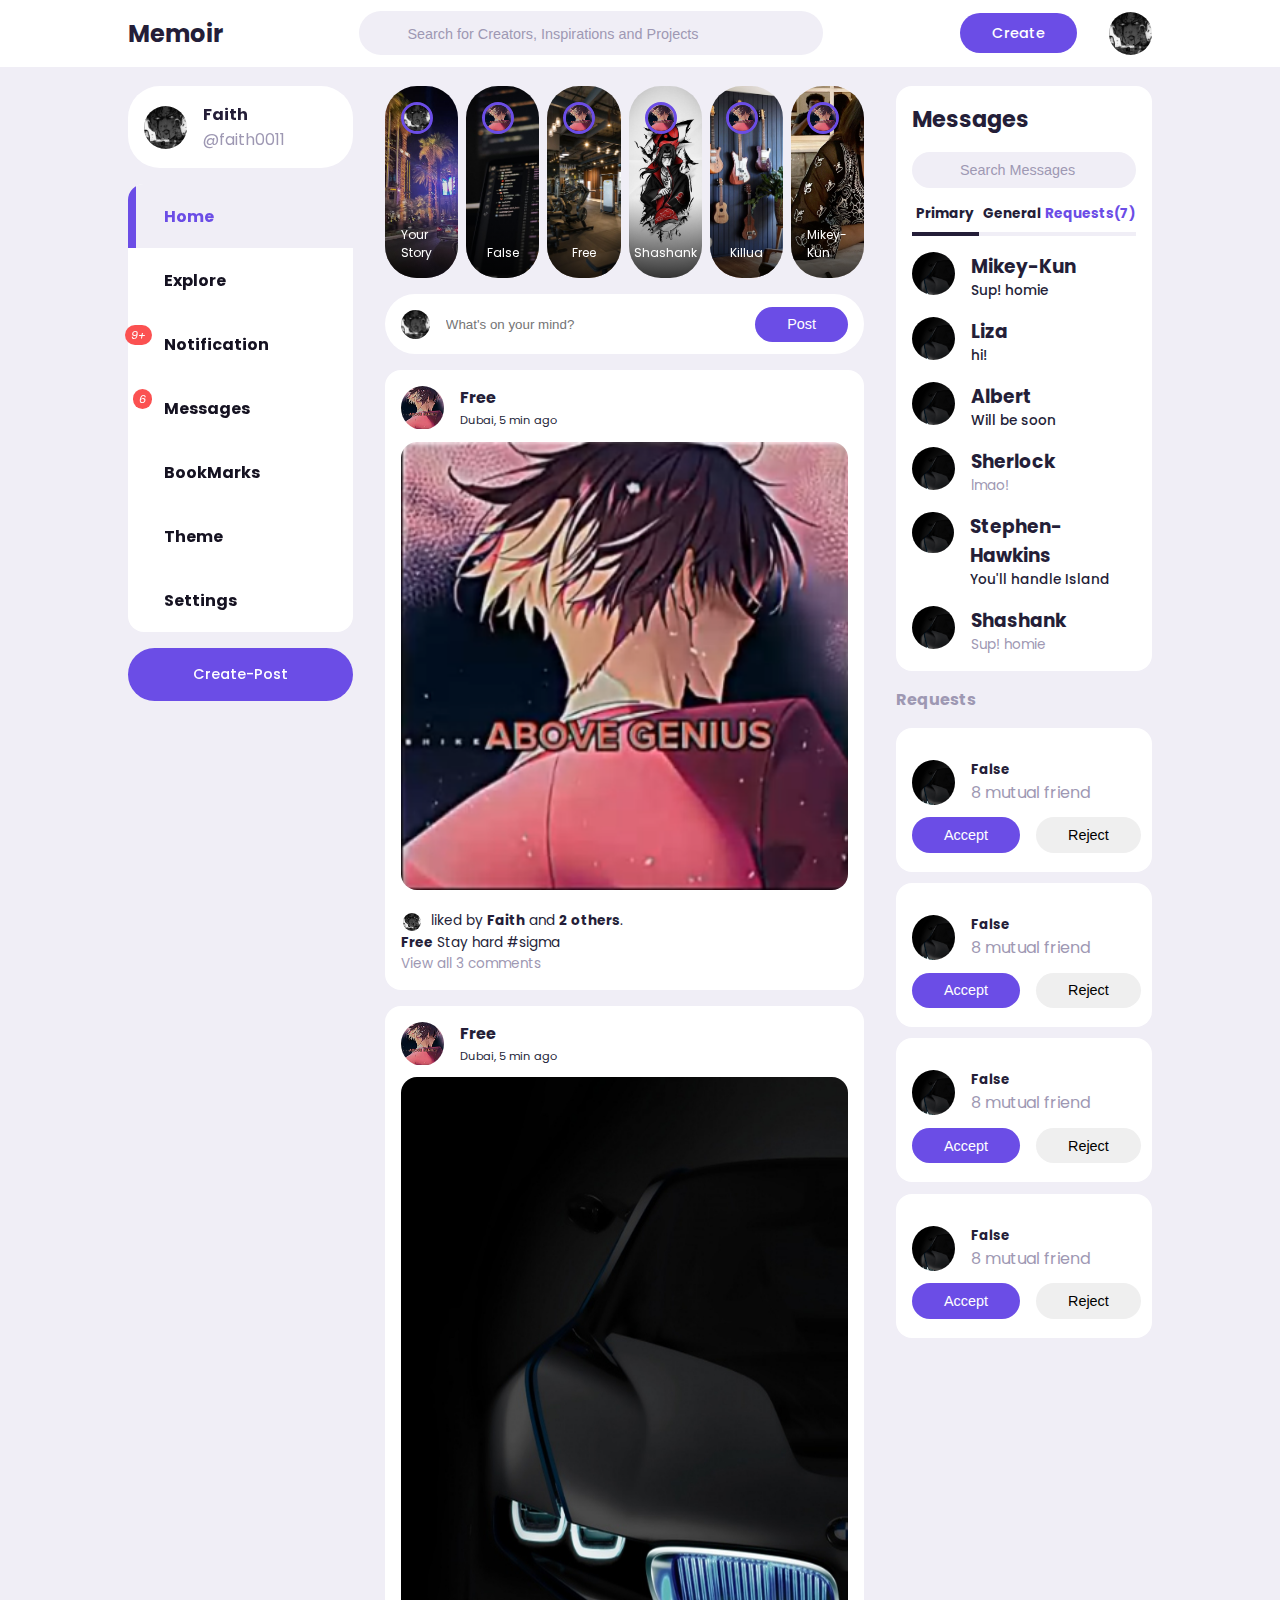
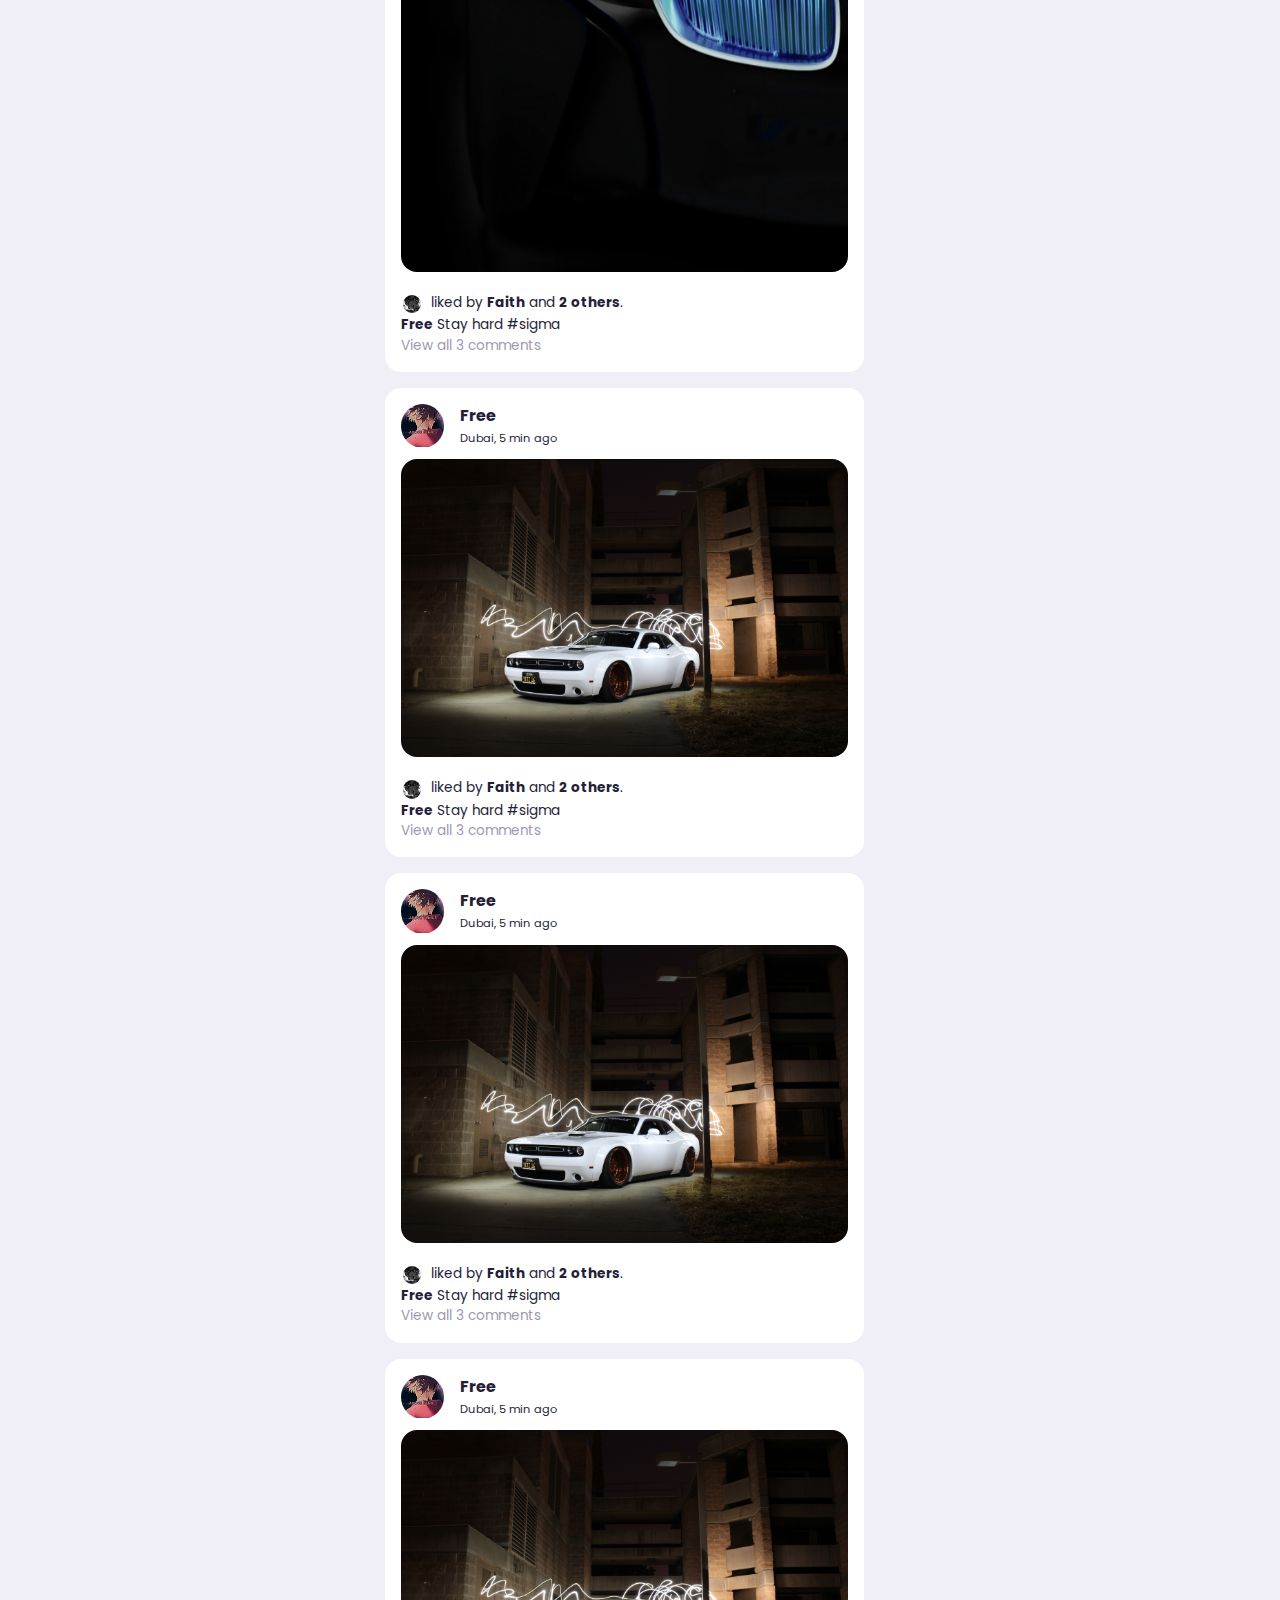
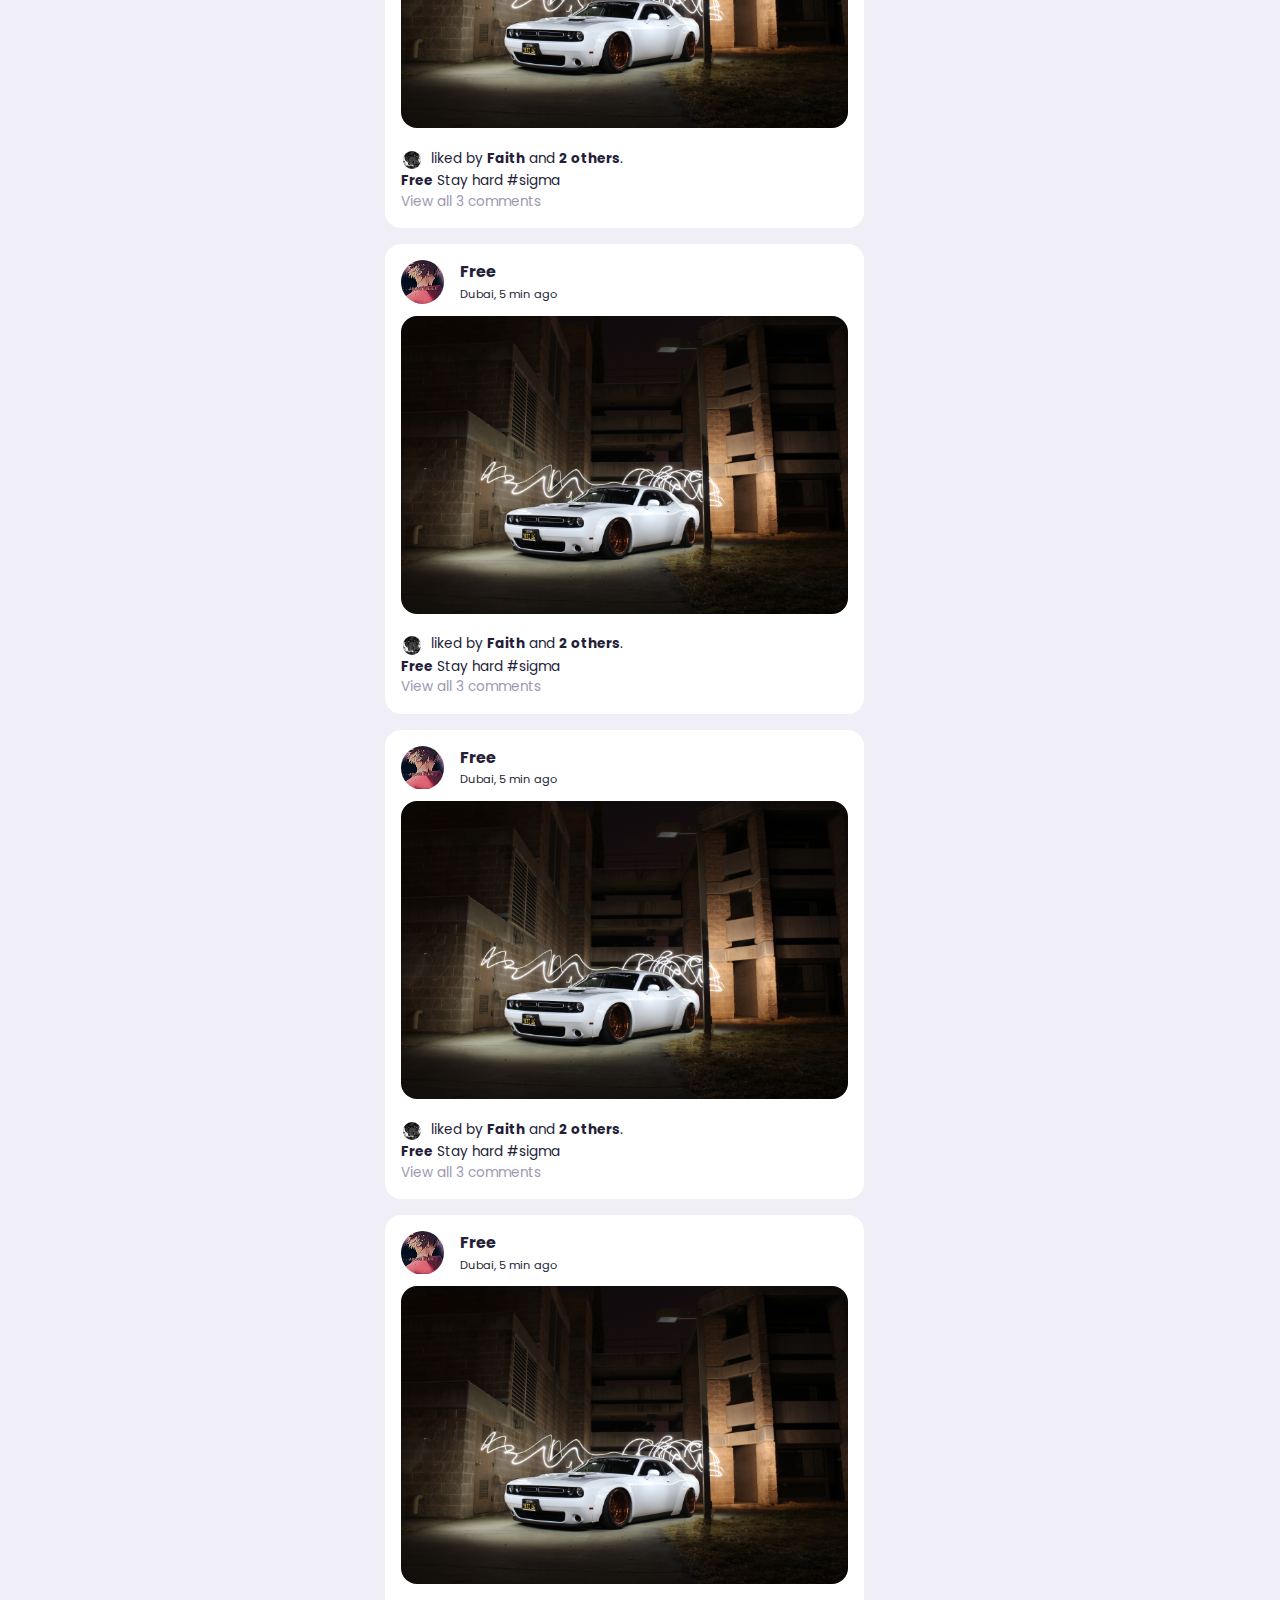
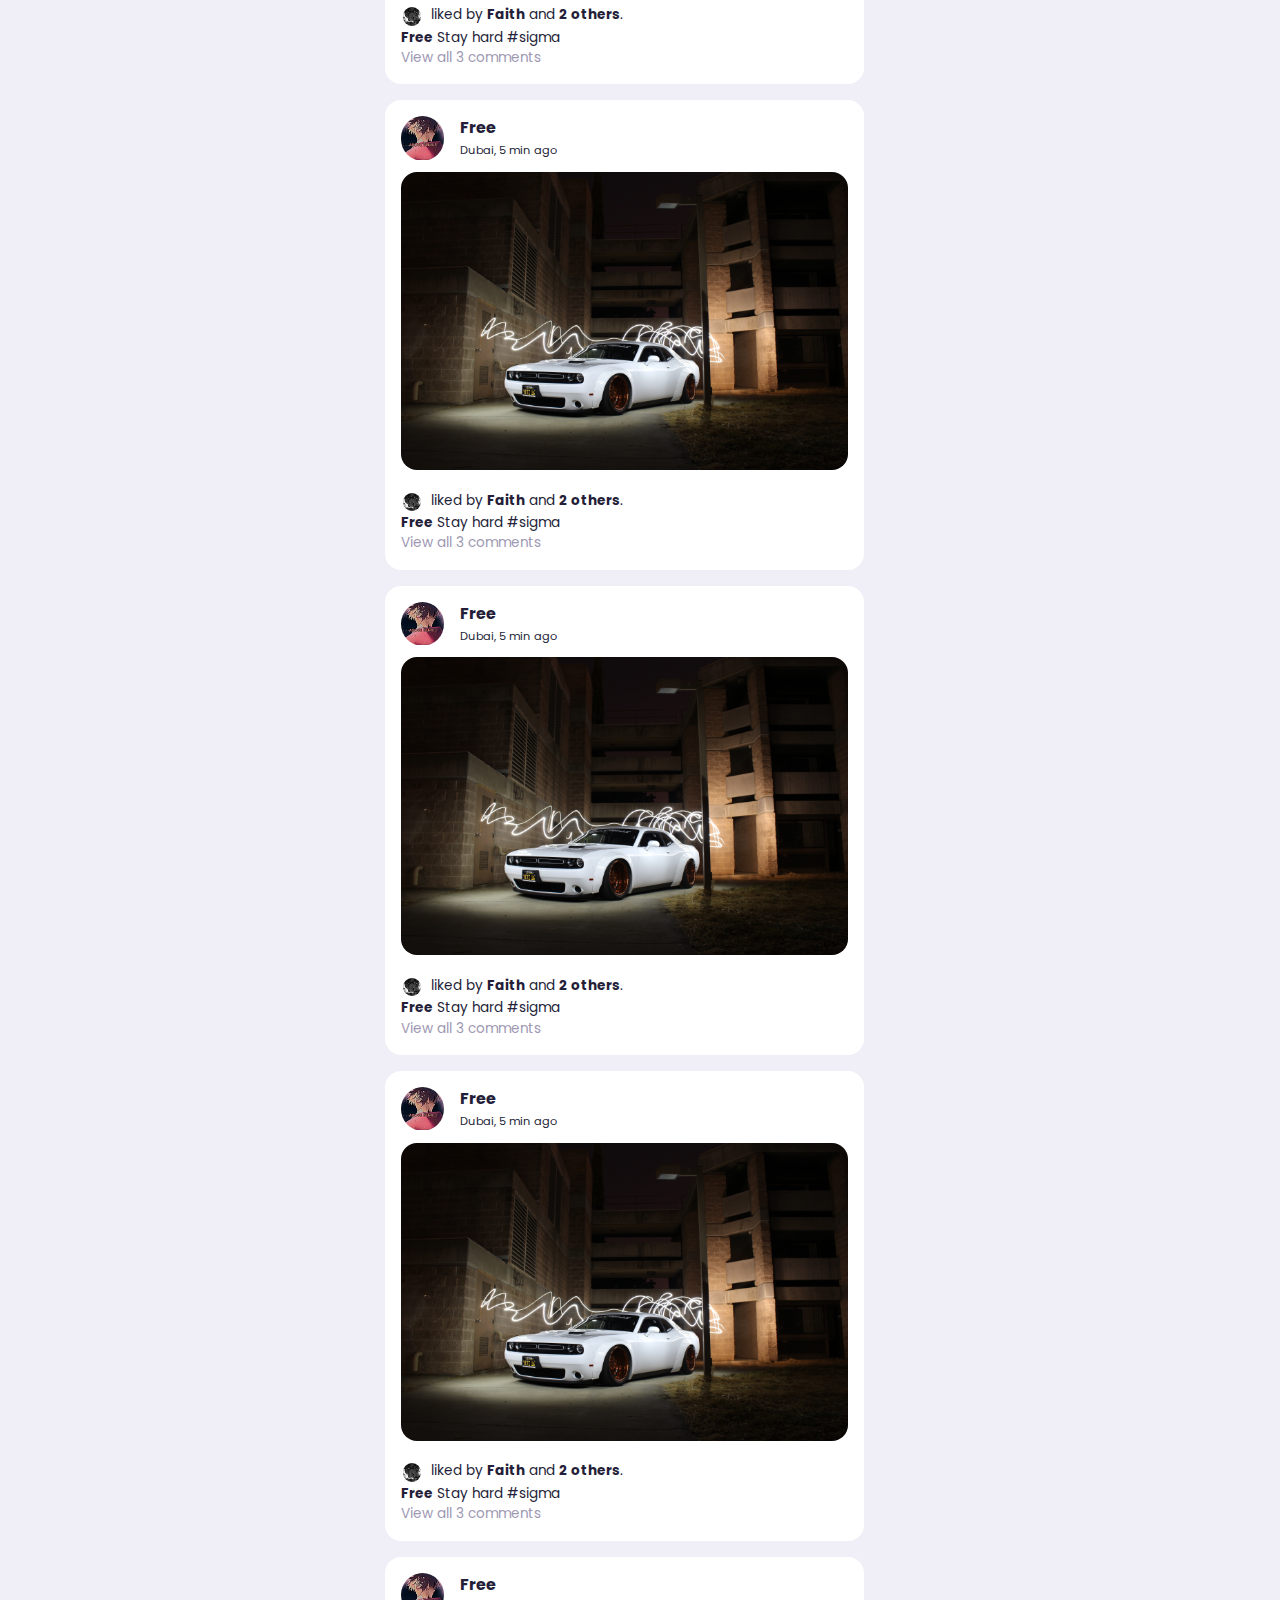
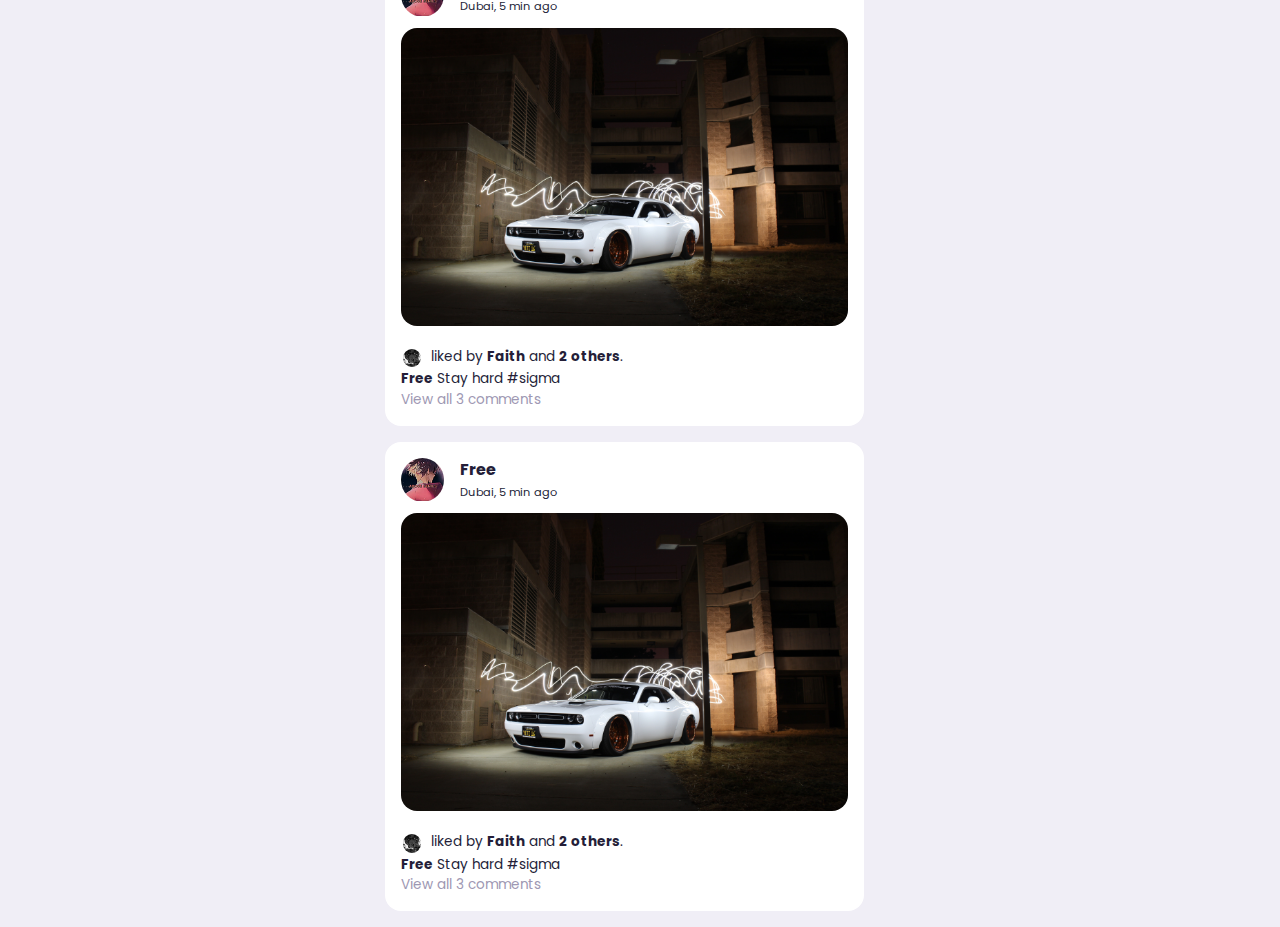
<file: html/index.html>
<!DOCTYPE html>
<html lang="en">
<head>
    <meta charset="UTF-8">
    <meta name="viewport" content="width=device-width, initial-scale=0.79, maximum-scale=1.0, user-scalable=0">

    <title>Memoir</title>
    <link rel="stylesheet" href="https://unicons.iconscout.com/release/v4.0.8/css/line.css">
    <link rel="stylesheet" href="../css/style.css">
</head>
<body id="body">
    <nav id="navbar" onclick="">
        <div class="container">
            <h2 class="log" id="logo">
                Memoir
            </h2>
            <div class="search-bar" id="searchbar">
                <i class="uil uil-search"></i>
                <input type="search" placeholder="Search for Creators, Inspirations and Projects">
            </div>
            <div class="create">
                <label for="create-post" class="btn btn-primary">Create</label>
                <div class="profile-picture">
                    <a href="./html/login_page.html">
                        <img src="./images/profile.png" alt="profile-picture">
                    </a>
                </div>
            </div>
        </div>
    </nav>
    
    <main>
        <div class="container">
            <div class="left">
                <a class="profile" id="profile">
                    <div class="profile-picture">
                        <img src="./images/profile.png" alt="profile-picture">
                    </div>
                    <div class="handle">
                        <h4>Faith</h4>
                        <p class="text-muted">
                            @faith0011
                        </p>
                    </div>
                </a>

                <div class="sidebar" id="sidebar">
                    <a class="menu-item active" onclick="home()" >
                        <span><i class="uil uil-home"></i></span><h3 id="tag1">Home</h3>
                    </a>
                    <a class="menu-item" onclick="explore23()">
                        <span ><i class="uil uil-compass"></i></span><h3 id="tag2">Explore</h3>
                    </a>
                    <a class="menu-item" id="notifications">
                        <span><i class="uil uil-bell"><small class="notification-count">9+</small></i></span><h3 id="tag3">Notification</h3>

                        <div class="notification-popup" id="popup">
                            <div>
                                <div class="profile-photo">
                                    <img class="profile-picture" src="./images/1.jpg" alt="">
                                    <div class="notification-body">
                                        <b>False</b> accepted your friend request.
                                        <small class="text-muted">2 days ago.</small>
                                    </div>
                                </div>
                            </div>
                            <div>
                                <div class="profile-photo">
                                    <img class="profile-picture" src="./images/2.png" alt="">
                                    <div class="notification-body">
                                        <b>False</b> commented on your post.
                                        <small class="text-muted">1 day ago.</small>
                                    </div>
                                </div>
                            </div>
                            <div>
                                <div class="profile-photo">
                                    <img class="profile-picture" src="./images/3.png" alt="">
                                    <div class="notification-body">
                                        <b>False</b> and <b>29 others</b> liked your post.
                                        <small class="text-muted">12 hours ago.</small>
                                    </div>
                                </div>
                            </div>
                            <div>
                                <div class="profile-photo">
                                    <img class="profile-picture" src="./images/4.png" alt="">
                                    <div class="notification-body">
                                        <b>False</b> mentioned you in a comment.
                                        <small class="text-muted">2 min ago.</small>
                                    </div>
                                </div>
                            </div>
                            <div>
                                <div class="profile-photo">
                                    <img class="profile-picture" src="./images/pexels-cesar-perez-733745.jpg" alt="">
                                    <div class="notification-body">
                                        <b>Free</b> reported your comment.
                                        <small class="text-muted">2 min ago.</small>
                                    </div>
                                </div>
                            </div>
                        </div>
                    </a>
                    <a class="menu-item" id="messages-notifications">
                        <span><i class="uil uil-envelope"><small class="notification-count">6</small></i></span><h3 id="tag4">Messages</h3>
                    </a>
                    <a class="menu-item">
                        <span><i class="uil uil-bookmark"></i></span><h3 id="tag5">BookMarks</h3>
                    </a>
                    <a class="menu-item" id="Theme">
                        <span><i class="uil uil-palette"></i></span><h3 id="tag6">Theme</h3>
                    </a>
                    <a class="menu-item" onclick="settings()">
                        <span><i class="uil uil-setting"></i></span><h3 id="tag7">Settings</h3>
                    </a>
                    </div>

                    <label for="create-post" class="btn btn-primary">Create-Post</label>
            </div>
            <div class="middle">
                <div class="stories" id="stories">
                    <div class="story">
                        <div class="profile-picture">
                            <img src="./images/profile.png" alt="">
                        </div>
                        <p class="name">Your Story</p>
                    </div>
                    <div class="story">
                        <div class="profile-picture">
                            <img src="./images/Screenshot 2023-12-25 214137.png" alt="">
                        </div>
                        <p class="name">False</p>
                    </div>
                    <div class="story">
                        <div class="profile-picture">
                            <img src="./images/Screenshot 2023-12-25 214137.png" alt="">
                        </div>
                        <p class="name">Free</p>
                    </div>
                    <div class="story">
                        <div class="profile-picture">
                            <img src="./images/Screenshot 2023-12-25 214137.png" alt="">
                        </div>
                        <p class="name">Shashank</p>
                    </div>
                    <div class="story">
                        <div class="profile-picture">
                            <img src="./images/Screenshot 2023-12-25 214137.png" alt="">
                        </div>
                        <p class="name">Killua</p>
                    </div>
                    <div class="story">
                        <div class="profile-picture">
                            <img src="./images/Screenshot 2023-12-25 214137.png" alt="">
                        </div>
                        <p class="name">Mikey-Kun</p>
                    </div>
                </div>
                <form action="" class="create-post" id="input">
                    <div class="profile-picture">
                        <img src="./images/profile.png" alt="">
                    </div>
                    <input type="text" placeholder="What's on your mind?" id="create-post">
                    <input type="button" value="Post" class="btn btn-primary" onclick="post()">
                </form>

                <div class="feeds">
                    <div class="feed" id="main-content">
                        <div class="head">
                            <div class="user">
                                <div class="profile-picture">
                                    <img src="./images/profile.png" alt="">
                                </div>
                                <div class="info">
                                    <h3>Faith</h3>
                                    <small>India, 5 min ago</small>
                                </div>
                            </div>
                            <span class="edit"><i class="uil uil-ellipsis-h"></i></span>
                        </div>
                        <div class="photo" id="content">
                            <!-- <img src="./images/Screenshot 2023-12-25 214137.png" alt=""> -->
                        </div>
                        <div class="action-button">
                            <div class="interactive-button">
                                <span id="liked1" onclick="liked1()"><i class="uil uil-heart"></i></span>
                                <span><i class="uil uil-comment-dots"></i></span>
                                <span><i class="uil uil-share-alt"></i></span>
                            </div>
                            <div class="bookmark">
                                <span><i class="uil uil-bookmark"></i></span>
                            </div>
                        </div>
                        <div class="liked-by">
                            <span>
                                <img src="./images/Screenshot 2023-12-25 214137.png" alt="">
                                <img src="./images/profile.png" alt="">
                                <img src="./images/profile.png" alt="">
                            </span>
                            <p>liked by <b>Free</b> and <b>2 others</b>.</p>
                        </div>
                        <div class="caption">
                            <p><b>Free</b> Stay hard <span class="hash-tag">#sigma</span></p>
                        </div>
                        <div class="comments text-muted">View all 3 comments</div>
                    </div>
                    <div class="feed" id="feed2">
                        <div class="head">
                            <div class="user">
                                <div class="profile-picture">
                                    <img src="./images/Screenshot 2023-12-25 214137.png" alt="">
                                </div>
                                <div class="info">
                                    <h3>Free</h3>
                                    <small>Dubai, 5 min ago</small>
                                </div>
                            </div>
                            <span class="edit"><i class="uil uil-ellipsis-h"></i></span>
                        </div>
                        <div class="photo">
                            <img src="./images/Screenshot 2023-12-25 214137.png" alt="">
                        </div>
                        <div class="action-button">
                            <div class="interactive-button">
                                <span id="liked4" onclick="liked4()"><i class="uil uil-heart"></i></span>
                                <span><i class="uil uil-comment-dots"></i></span>
                                <span><i class="uil uil-share-alt"></i></span>
                            </div>
                            <div class="bookmark">
                                <span><i class="uil uil-bookmark"></i></span>
                            </div>
                        </div>
                        <div class="liked-by">
                            <span>
                                <img src="./images/profile.png" alt="">
                                <img src="./images/profile.png" alt="">
                                <img src="./images/profile.png" alt="">
                            </span>
                            <p>liked by <b>Faith</b> and <b>2 others</b>.</p>
                        </div>
                        <div class="caption">
                            <p><b>Free</b> Stay hard <span class="hash-tag">#sigma</span></p>
                        </div>
                        <div class="comments text-muted">View all 3 comments</div>
                    </div>
                    <div class="feed" id="feed3">
                        <div class="head">
                            <div class="user">
                                <div class="profile-picture">
                                    <img src="./images/Screenshot 2023-12-25 214137.png" alt="">
                                </div>
                                <div class="info">
                                    <h3>Free</h3>
                                    <small>Dubai, 5 min ago</small>
                                </div>
                            </div>
                            <span class="edit"><i class="uil uil-ellipsis-h"></i></span>
                        </div>
                        <div class="photo">
                            <img src="./images/bmw.jpg" alt="">
                        </div>
                        <div class="action-button">
                            <div class="interactive-button">
                                <span id="liked2" onclick="liked2()"><i class="uil uil-heart"></i></span>
                                <span><i class="uil uil-comment-dots"></i></span>
                                <span><i class="uil uil-share-alt"></i></span>
                            </div>
                            <div class="bookmark">
                                <span><i class="uil uil-bookmark"></i></span>
                            </div>
                        </div>
                        <div class="liked-by">
                            <span>
                                <img src="./images/profile.png" alt="">
                                <img src="./images/profile.png" alt="">
                                <img src="./images/profile.png" alt="">
                            </span>
                            <p>liked by <b>Faith</b> and <b>2 others</b>.</p>
                        </div>
                        <div class="caption">
                            <p><b>Free</b> Stay hard <span class="hash-tag">#sigma</span></p>
                        </div>
                        <div class="comments text-muted">View all 3 comments</div>
                    </div>

                    <div class="feed" id="feed4">
                        <div class="head">
                            <div class="user">
                                <div class="profile-picture">
                                    <img src="./images/Screenshot 2023-12-25 214137.png" alt="">
                                </div>
                                <div class="info">
                                    <h3>Free</h3>
                                    <small>Dubai, 5 min ago</small>
                                </div>
                            </div>
                            <span class="edit"><i class="uil uil-ellipsis-h"></i></span>
                        </div>
                        <div class="photo">
                            <img src="./images/pexels-cesar-perez-733745.jpg" alt="">
                        </div>
                        <div class="action-button">
                            <div class="interactive-button">
                                <span id="liked3" onclick="liked3()"><i class="uil uil-heart"></i></span>
                                <span><i class="uil uil-comment-dots"></i></span>
                                <span><i class="uil uil-share-alt"></i></span>
                            </div>
                            <div class="bookmark">
                                <span><i class="uil uil-bookmark"></i></span>
                            </div>
                        </div>
                        <div class="liked-by">
                            <span>
                                <img src="./images/profile.png" alt="">
                                <img src="./images/profile.png" alt="">
                                <img src="./images/profile.png" alt="">
                            </span>
                            <p>liked by <b>Faith</b> and <b>2 others</b>.</p>
                        </div>
                        <div class="caption">
                            <p><b>Free</b> Stay hard <span class="hash-tag">#sigma</span></p>
                        </div>
                        <div class="comments text-muted">View all 3 comments</div>
                    </div>
                    <div class="feed" id="feed5">
                        <div class="head">
                            <div class="user">
                                <div class="profile-picture">
                                    <img src="./images/Screenshot 2023-12-25 214137.png" alt="">
                                </div>
                                <div class="info">
                                    <h3>Free</h3>
                                    <small>Dubai, 5 min ago</small>
                                </div>
                            </div>
                            <span class="edit"><i class="uil uil-ellipsis-h"></i></span>
                        </div>
                        <div class="photo">
                            <img src="./images/pexels-cesar-perez-733745.jpg" alt="">
                        </div>
                        <div class="action-button">
                            <div class="interactive-button">
                                <span id="liked5" onclick="liked5()"><i class="uil uil-heart"></i></span>
                                <span><i class="uil uil-comment-dots"></i></span>
                                <span><i class="uil uil-share-alt"></i></span>
                            </div>
                            <div class="bookmark">
                                <span><i class="uil uil-bookmark"></i></span>
                            </div>
                        </div>
                        <div class="liked-by">
                            <span>
                                <img src="./images/profile.png" alt="">
                                <img src="./images/profile.png" alt="">
                                <img src="./images/profile.png" alt="">
                            </span>
                            <p>liked by <b>Faith</b> and <b>2 others</b>.</p>
                        </div>
                        <div class="caption">
                            <p><b>Free</b> Stay hard <span class="hash-tag">#sigma</span></p>
                        </div>
                        <div class="comments text-muted">View all 3 comments</div>
                    </div>
                    <div class="feed" id="feed6">
                        <div class="head">
                            <div class="user">
                                <div class="profile-picture">
                                    <img src="./images/Screenshot 2023-12-25 214137.png" alt="">
                                </div>
                                <div class="info">
                                    <h3>Free</h3>
                                    <small>Dubai, 5 min ago</small>
                                </div>
                            </div>
                            <span class="edit"><i class="uil uil-ellipsis-h"></i></span>
                        </div>
                        <div class="photo">
                            <img src="./images/pexels-cesar-perez-733745.jpg" alt="">
                        </div>
                        <div class="action-button">
                            <div class="interactive-button">
                                <span id="liked6" onclick="liked6()"><i class="uil uil-heart"></i></span>
                                <span><i class="uil uil-comment-dots"></i></span>
                                <span><i class="uil uil-share-alt"></i></span>
                            </div>
                            <div class="bookmark">
                                <span><i class="uil uil-bookmark"></i></span>
                            </div>
                        </div>
                        <div class="liked-by">
                            <span>
                                <img src="./images/profile.png" alt="">
                                <img src="./images/profile.png" alt="">
                                <img src="./images/profile.png" alt="">
                            </span>
                            <p>liked by <b>Faith</b> and <b>2 others</b>.</p>
                        </div>
                        <div class="caption">
                            <p><b>Free</b> Stay hard <span class="hash-tag">#sigma</span></p>
                        </div>
                        <div class="comments text-muted">View all 3 comments</div>
                    </div>
                    <div class="feed" id="feed7">
                        <div class="head">
                            <div class="user">
                                <div class="profile-picture">
                                    <img src="./images/Screenshot 2023-12-25 214137.png" alt="">
                                </div>
                                <div class="info">
                                    <h3>Free</h3>
                                    <small>Dubai, 5 min ago</small>
                                </div>
                            </div>
                            <span class="edit"><i class="uil uil-ellipsis-h"></i></span>
                        </div>
                        <div class="photo">
                            <img src="./images/pexels-cesar-perez-733745.jpg" alt="">
                        </div>
                        <div class="action-button">
                            <div class="interactive-button">
                                <span id="liked7" onclick="liked7()"><i class="uil uil-heart"></i></span>
                                <span><i class="uil uil-comment-dots"></i></span>
                                <span><i class="uil uil-share-alt"></i></span>
                            </div>
                            <div class="bookmark">
                                <span><i class="uil uil-bookmark"></i></span>
                            </div>
                        </div>
                        <div class="liked-by">
                            <span>
                                <img src="./images/profile.png" alt="">
                                <img src="./images/profile.png" alt="">
                                <img src="./images/profile.png" alt="">
                            </span>
                            <p>liked by <b>Faith</b> and <b>2 others</b>.</p>
                        </div>
                        <div class="caption">
                            <p><b>Free</b> Stay hard <span class="hash-tag">#sigma</span></p>
                        </div>
                        <div class="comments text-muted">View all 3 comments</div>
                    </div>
                    <div class="feed" id="feed8">
                        <div class="head">
                            <div class="user">
                                <div class="profile-picture">
                                    <img src="./images/Screenshot 2023-12-25 214137.png" alt="">
                                </div>
                                <div class="info">
                                    <h3>Free</h3>
                                    <small>Dubai, 5 min ago</small>
                                </div>
                            </div>
                            <span class="edit"><i class="uil uil-ellipsis-h"></i></span>
                        </div>
                        <div class="photo">
                            <img src="./images/pexels-cesar-perez-733745.jpg" alt="">
                        </div>
                        <div class="action-button">
                            <div class="interactive-button">
                                <span id="liked8" onclick="liked8()"><i class="uil uil-heart"></i></span>
                                <span><i class="uil uil-comment-dots"></i></span>
                                <span><i class="uil uil-share-alt"></i></span>
                            </div>
                            <div class="bookmark">
                                <span><i class="uil uil-bookmark"></i></span>
                            </div>
                        </div>
                        <div class="liked-by">
                            <span>
                                <img src="./images/profile.png" alt="">
                                <img src="./images/profile.png" alt="">
                                <img src="./images/profile.png" alt="">
                            </span>
                            <p>liked by <b>Faith</b> and <b>2 others</b>.</p>
                        </div>
                        <div class="caption">
                            <p><b>Free</b> Stay hard <span class="hash-tag">#sigma</span></p>
                        </div>
                        <div class="comments text-muted">View all 3 comments</div>
                    </div>
                    <div class="feed" id="feed9">
                        <div class="head">
                            <div class="user">
                                <div class="profile-picture">
                                    <img src="./images/Screenshot 2023-12-25 214137.png" alt="">
                                </div>
                                <div class="info">
                                    <h3>Free</h3>
                                    <small>Dubai, 5 min ago</small>
                                </div>
                            </div>
                            <span class="edit"><i class="uil uil-ellipsis-h"></i></span>
                        </div>
                        <div class="photo">
                            <img src="./images/pexels-cesar-perez-733745.jpg" alt="">
                        </div>
                        <div class="action-button">
                            <div class="interactive-button">
                                <span id="liked9" onclick="liked9()"><i class="uil uil-heart"></i></span>
                                <span><i class="uil uil-comment-dots"></i></span>
                                <span><i class="uil uil-share-alt"></i></span>
                            </div>
                            <div class="bookmark">
                                <span><i class="uil uil-bookmark"></i></span>
                            </div>
                        </div>
                        <div class="liked-by">
                            <span>
                                <img src="./images/profile.png" alt="">
                                <img src="./images/profile.png" alt="">
                                <img src="./images/profile.png" alt="">
                            </span>
                            <p>liked by <b>Faith</b> and <b>2 others</b>.</p>
                        </div>
                        <div class="caption">
                            <p><b>Free</b> Stay hard <span class="hash-tag">#sigma</span></p>
                        </div>
                        <div class="comments text-muted">View all 3 comments</div>
                    </div>
                    <div class="feed" id="feed10"> 
                        <div class="head">
                            <div class="user">
                                <div class="profile-picture">
                                    <img src="./images/Screenshot 2023-12-25 214137.png" alt="">
                                </div>
                                <div class="info">
                                    <h3>Free</h3>
                                    <small>Dubai, 5 min ago</small>
                                </div>
                            </div>
                            <span class="edit"><i class="uil uil-ellipsis-h"></i></span>
                        </div>
                        <div class="photo">
                            <img src="./images/pexels-cesar-perez-733745.jpg" alt="">
                        </div>
                        <div class="action-button">
                            <div class="interactive-button">
                                <span id="liked10" onclick="liked10()"><i class="uil uil-heart"></i></span>
                                <span><i class="uil uil-comment-dots"></i></span>
                                <span><i class="uil uil-share-alt"></i></span>
                            </div>
                            <div class="bookmark">
                                <span><i class="uil uil-bookmark"></i></span>
                            </div>
                        </div>
                        <div class="liked-by">
                            <span>
                                <img src="./images/profile.png" alt="">
                                <img src="./images/profile.png" alt="">
                                <img src="./images/profile.png" alt="">
                            </span>
                            <p>liked by <b>Faith</b> and <b>2 others</b>.</p>
                        </div>
                        <div class="caption">
                            <p><b>Free</b> Stay hard <span class="hash-tag">#sigma</span></p>
                        </div>
                        <div class="comments text-muted">View all 3 comments</div>
                    </div>
                    <div class="feed" id="feed11">
                        <div class="head">
                            <div class="user">
                                <div class="profile-picture">
                                    <img src="./images/Screenshot 2023-12-25 214137.png" alt="">
                                </div>
                                <div class="info">
                                    <h3>Free</h3>
                                    <small>Dubai, 5 min ago</small>
                                </div>
                            </div>
                            <span class="edit"><i class="uil uil-ellipsis-h"></i></span>
                        </div>
                        <div class="photo">
                            <img src="./images/pexels-cesar-perez-733745.jpg" alt="">
                        </div>
                        <div class="action-button">
                            <div class="interactive-button">
                                <span id="liked11" onclick="liked11()"><i class="uil uil-heart"></i></span>
                                <span><i class="uil uil-comment-dots"></i></span>
                                <span><i class="uil uil-share-alt"></i></span>
                            </div>
                            <div class="bookmark">
                                <span><i class="uil uil-bookmark"></i></span>
                            </div>
                        </div>
                        <div class="liked-by">
                            <span>
                                <img src="./images/profile.png" alt="">
                                <img src="./images/profile.png" alt="">
                                <img src="./images/profile.png" alt="">
                            </span>
                            <p>liked by <b>Faith</b> and <b>2 others</b>.</p>
                        </div>
                        <div class="caption">
                            <p><b>Free</b> Stay hard <span class="hash-tag">#sigma</span></p>
                        </div>
                        <div class="comments text-muted">View all 3 comments</div>
                    </div>
                    <div class="feed" id="feed12">
                        <div class="head">
                            <div class="user">
                                <div class="profile-picture">
                                    <img src="./images/Screenshot 2023-12-25 214137.png" alt="">
                                </div>
                                <div class="info">
                                    <h3>Free</h3>
                                    <small>Dubai, 5 min ago</small>
                                </div>
                            </div>
                            <span class="edit"><i class="uil uil-ellipsis-h"></i></span>
                        </div>
                        <div class="photo">
                            <img src="./images/pexels-cesar-perez-733745.jpg" alt="">
                        </div>
                        <div class="action-button">
                            <div class="interactive-button">
                                <span id="liked12" onclick="liked12()"><i class="uil uil-heart"></i></span>
                                <span><i class="uil uil-comment-dots"></i></span>
                                <span><i class="uil uil-share-alt"></i></span>
                            </div>
                            <div class="bookmark">
                                <span><i class="uil uil-bookmark"></i></span>
                            </div>
                        </div>
                        <div class="liked-by">
                            <span>
                                <img src="./images/profile.png" alt="">
                                <img src="./images/profile.png" alt="">
                                <img src="./images/profile.png" alt="">
                            </span>
                            <p>liked by <b>Faith</b> and <b>2 others</b>.</p>
                        </div>
                        <div class="caption">
                            <p><b>Free</b> Stay hard <span class="hash-tag">#sigma</span></p>
                        </div>
                        <div class="comments text-muted">View all 3 comments</div>
                    </div>
                    <div class="feed" id="feed13">
                        <div class="head">
                            <div class="user">
                                <div class="profile-picture">
                                    <img src="./images/Screenshot 2023-12-25 214137.png" alt="">
                                </div>
                                <div class="info">
                                    <h3>Free</h3>
                                    <small>Dubai, 5 min ago</small>
                                </div>
                            </div>
                            <span class="edit"><i class="uil uil-ellipsis-h"></i></span>
                        </div>
                        <div class="photo">
                            <img src="./images/pexels-cesar-perez-733745.jpg" alt="">
                        </div>
                        <div class="action-button">
                            <div class="interactive-button">
                                <span id="liked13" onclick="liked13()"><i class="uil uil-heart"></i></span>
                                <span><i class="uil uil-comment-dots"></i></span>
                                <span><i class="uil uil-share-alt"></i></span>
                            </div>
                            <div class="bookmark">
                                <span><i class="uil uil-bookmark"></i></span>
                            </div>
                        </div>
                        <div class="liked-by">
                            <span>
                                <img src="./images/profile.png" alt="">
                                <img src="./images/profile.png" alt="">
                                <img src="./images/profile.png" alt="">
                            </span>
                            <p>liked by <b>Faith</b> and <b>2 others</b>.</p>
                        </div>
                        <div class="caption">
                            <p><b>Free</b> Stay hard <span class="hash-tag">#sigma</span></p>
                        </div>
                        <div class="comments text-muted">View all 3 comments</div>
                    </div>
                    <div class="feed" id="feed14">
                        <div class="head">
                            <div class="user">
                                <div class="profile-picture">
                                    <img src="./images/Screenshot 2023-12-25 214137.png" alt="">
                                </div>
                                <div class="info">
                                    <h3>Free</h3>
                                    <small>Dubai, 5 min ago</small>
                                </div>
                            </div>
                            <span class="edit"><i class="uil uil-ellipsis-h"></i></span>
                        </div>
                        <div class="photo">
                            <img src="./images/pexels-cesar-perez-733745.jpg" alt="">
                        </div>
                        <div class="action-button">
                            <div class="interactive-button">
                                <span id="liked14" onclick="liked14()"><i class="uil uil-heart"></i></span>
                                <span><i class="uil uil-comment-dots"></i></span>
                                <span><i class="uil uil-share-alt"></i></span>
                            </div>
                            <div class="bookmark">
                                <span><i class="uil uil-bookmark"></i></span>
                            </div>
                        </div>
                        <div class="liked-by">
                            <span>
                                <img src="./images/profile.png" alt="">
                                <img src="./images/profile.png" alt="">
                                <img src="./images/profile.png" alt="">
                            </span>
                            <p>liked by <b>Faith</b> and <b>2 others</b>.</p>
                        </div>
                        <div class="caption">
                            <p><b>Free</b> Stay hard <span class="hash-tag">#sigma</span></p>
                        </div>
                        <div class="comments text-muted">View all 3 comments</div>
                    </div>
                </div>
            </div>
            <div class="right">
                <div class="messages" id="right">
                    <div class="heading">
                        <h4>Messages</h4>
                        <i class="uil uil-edit"></i>
                    </div>
                    <div class="search-bar" id="searchbar1">
                        <i class="uil uil-search"></i>
                        <input type="search" id="search-message" placeholder="Search Messages">
                    </div>
                    <div class="categories">
                        <h6 id="primary" class="active" onclick="primary()">Primary</h6>
                        <h6 id="general" onclick="general()">General</h6>
                        <h6 id="request" class="message-requests" onclick="requests()">Requests(7)</h6>
                    </div>
                    <div id="msgs">
                        <div class="message">
                            <div class="profile-picture">
                                <img src="./images/bmw.jpg" alt="">
                            </div>
                            <div class="message-body">
                                <h5>Mikey-Kun</h5>
                                <p class="text-bold">Sup! homie</p>
                            </div>
                        </div>
                        <div class="message">
                            <div class="profile-picture">
                                <img src="./images/bmw.jpg" alt="">
                            </div>
                            <div class="message-body">
                                <h5>Liza</h5>
                                <p class="text-bold">hi!</p>
                            </div>
                        </div>
                        <div class="message">
                            <div class="profile-picture">
                                <img src="./images/bmw.jpg" alt="">
                            </div>
                            <div class="message-body">
                                <h5>Albert</h5>
                                <p class="text-bold">Will be soon</p>
                            </div>
                        </div>
                        <div class="message">
                            <div class="profile-picture">
                                <img src="./images/bmw.jpg" alt="">
                            </div>
                            <div class="message-bold">
                                <h5>Sherlock</h5>
                                <p class="text-muted">lmao!</p>
                            </div>
                        </div>
                        <div class="message">
                            <div class="profile-picture">
                                <img src="./images/bmw.jpg" alt="">
                            </div>
                            <div class="message-body">
                                <h5>Stephen-Hawkins</h5>
                                <p class="text-bold">You'll handle Island</p>
                            </div>
                        </div>
                        <div class="message">
                            <div class="profile-picture">
                                <img src="./images/bmw.jpg" alt="">
                            </div>
                            <div class="message-body">
                                <h5>Shashank</h5>
                                <p class="text-muted">Sup! homie</p>
                            </div>
                        </div>
                    </div>
                    
                </div>
                <div class="friend-requests">
                    <h4>Requests</h4>
                    <div class="request" id="request1">
                        <div class="info">
                            <div class="boxi">
                                <div class="profile-picture">
                                    <img src="./images/bmw.jpg" alt="">
                                </div>
                                <div>
                                    <h5>False</h5>
                                    <p class="text-muted">
                                        8 mutual friend
                                    </p>
                                </div>

                            </div>
                            <div class="boton">
                                <div class="action">
                                    <button class="btn btn-primary" onclick="accept1()">Accept</button>
                                </div>
                                <div class="action">
                                    <button class="btn" onclick="reject1()">Reject</button>
                                </div>
                            </div>
                        </div>
                    </div>
                    <div class="request" id="request2">
                        <div class="info">
                            <div class="boxi">
                                <div class="profile-picture">
                                    <img src="./images/bmw.jpg" alt="">
                                </div>
                                <div>
                                    <h5>False</h5>
                                    <p class="text-muted">
                                        8 mutual friend
                                    </p>
                                </div>

                            </div>
                            <div class="boton">
                                <div class="action">
                                    <button class="btn btn-primary" onclick="accept2()">Accept</button>
                                </div>
                                <div class="action">
                                    <button class="btn" onclick="reject2()">Reject</button>
                                </div>
                            </div>
                        </div>
                    </div>
                    <div class="request" id="request3">
                        <div class="info">
                            <div class="boxi">
                                <div class="profile-picture">
                                    <img src="./images/bmw.jpg" alt="">
                                </div>
                                <div>
                                    <h5>False</h5>
                                    <p class="text-muted">
                                        8 mutual friend
                                    </p>
                                </div>

                            </div>
                            <div class="boton">
                                <div class="action">
                                    <button class="btn btn-primary" onclick="accept3()">Accept</button>
                                </div>
                                <div class="action">
                                    <button class="btn" onclick="reject3()">Reject</button>
                                </div>
                            </div>
                        </div>
                    </div>
                    <div class="request" id="request4">
                        <div class="info">
                            <div class="boxi">
                                <div class="profile-picture">
                                    <img src="./images/bmw.jpg" alt="">
                                </div>
                                <div>
                                    <h5>False</h5>
                                    <p class="text-muted">
                                        8 mutual friend
                                    </p>
                                </div>

                            </div>
                            <div class="boton">
                                <div class="action">
                                    <button class="btn btn-primary" onclick="accept4()">Accept</button>
                                </div>
                                <div class="action">
                                    <button class="btn" onclick="reject4()">Reject</button>
                                </div>
                            </div>
                        </div>
                    </div>
                </div>
            </div>
        </div>
    </main>

    <script src="../js/index.js"></script>
</body>
</html>
</file>
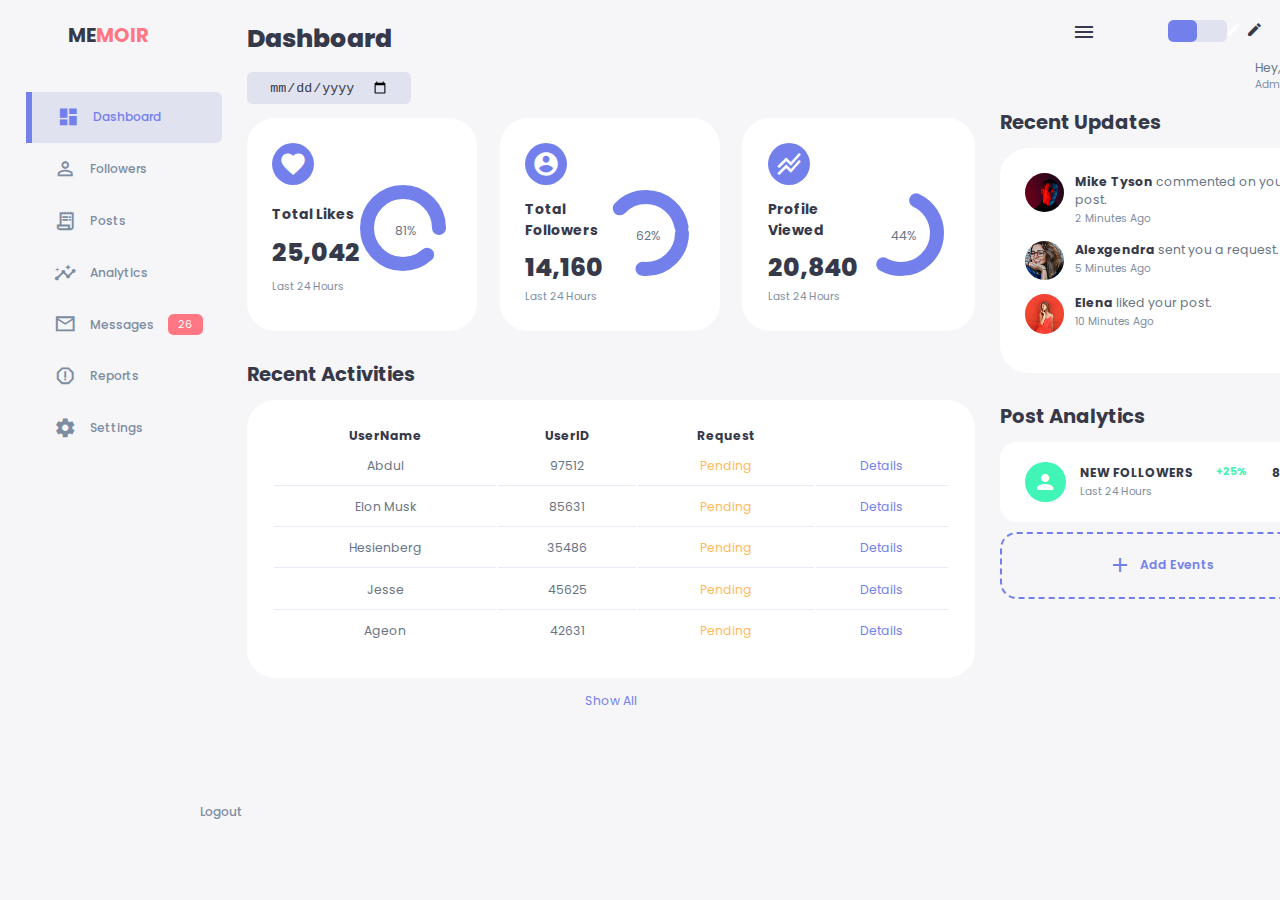
<file: html/db.html>
<!DOCTYPE html>
<html lang="en">

<head>
    <meta charset="UTF-8">
    <meta name="viewport" content="width=device-width, initial-scale=1.0">
    <title>Dashboard</title>
    <link rel="stylesheet" href="https://unicons.iconscout.com/release/v4.0.8/css/line.css">

    <!-- MATERIAL CDN -->
    <link href="https://fonts.googleapis.com/icon?family=Material+Icons+Sharp" rel="stylesheet">
    <!-- STYLESHEET -->
    <link rel="stylesheet" href="../css/db.css">
</head>

<body>
    <div class="container">
        <aside id="side">
            <div class="top">
                <div class="logo">
                    <!-- <img src="./images/logo.png"> -->
                    <h2 style="padding-left:3rem ;">ME<span class="danger">MOIR</span></h2>
                </div>
                <div class="close" id="close-btn" onclick="closebtn()" style="cursor: pointer;">
                    <h1><i class="uil uil-times"></i></h1>
                </div>

            </div>

            <div class="sidebar">
                <a href="#" class="active">
                    <span class="material-icons-sharp" >dashboard</span>
                    <h3>Dashboard</h3>
                </a>
                <a href="#">
                    <span class="material-icons-sharp">person_outline</span>
                    <h3>Followers</h3>
                </a>
                <a href="#">
                    <span class="material-icons-sharp">receipt_long</span>
                    <h3>Posts</h3>
                </a>
                <a href="#">
                    <span class="material-icons-sharp">insights</span>
                    <h3>Analytics</h3>
                </a>
                <a href="#">
                    <span class="material-icons-sharp">mail_outline</span>
                    <h3>Messages</h3>
                    <span class="message-count">26</span>
                </a>
                <a href="#">
                    <span class="material-icons-sharp">report_gmailerrorred</span>
                    <h3>Reports</h3>
                </a>
                <a href="#">
                    <span class="material-icons-sharp">settings</span>
                    <h3>Settings</h3>
                </a>
                <a href="../index.html">
                    <span class="material-icons-sharp">logout</span>
                    <h3>Logout</h3>
                </a>
            </div>
        </aside>
        <!-- - - - - - - - - - - - - - - - - - - - - - - - - END OF ASIDE - - - - - - - - - - - - - - - - - - - - -  -->
        <main>
            <h1 class="text">Dashboard</h1>
            <div class="date">
                <input type="date">
            </div>

            <div class="insights">
                <div class="sales">
                    <span class="material-icons-sharp">favorite</span>
                    <div class="middle">
                        <div class="left">
                            <h3>Total Likes</h3>
                            <h1>25,042</h1>
                        </div>
                        <div class="progress">
                            <svg>
                                <circle cx="38" cy="38" r="36"></circle>
                            </svg>
                            <div class="number">
                                <p>81%</p>
                            </div>
                        </div>
                    </div>
                    <small class="text-muted">Last 24 Hours</small>
                </div>
                <!-- - - - - - - - - - - - - - - - - - - - - - - END OF SALES - - - - - - - - - - - - - - - - - - - - -->
                <div class="expenses">
                    <span class="material-icons-sharp">account_circle</span>
                    <div class="middle">
                        <div class="left">
                            <h3>Total Followers</h3>
                            <h1>14,160</h1>
                        </div>
                        <div class="progress">
                            <svg>
                                <circle cx="38" cy="38" r="36"></circle>
                            </svg>
                            <div class="number">
                                <p>62%</p>
                            </div>
                        </div>
                    </div>
                    <small class="text-muted">Last 24 Hours</small>
                </div>
                <!-- - - - - - - - - - - - - - - - - - - - - - - END OF EXPENSES - - - - - - - - - - - - - - - - - - - - -->
                <div class="income">
                    <span class="material-icons-sharp">stacked_line_chart</span>
                    <div class="middle">
                        <div class="left">
                            <h3>Profile Viewed</h3>
                            <h1>20,840</h1>
                        </div>
                        <div class="progress">
                            <svg>
                                <circle cx="38" cy="38" r="36"></circle>
                            </svg>
                            <div class="number">
                                <p>44%</p>
                            </div>
                        </div>
                    </div>
                    <small class="text-muted">Last 24 Hours</small>
                </div>
                <!-- - - - - - - - - - - - - - - - - - - - - - - END OF INCOME - - - - - - - - - - - - - - - - - - - - -->
            </div>
            <!-- - - - - - - - - - - -- - ---  - -  -  - - - - - END OF INSIGHTS - - - -- - - - - - - -  -- - - -  -->
            <div class="recent-orders">
                <h2 class="text2">Recent Activities</h2>
                <table class="table">
                    <thead>
                        <tr>
                            <th>UserName</th>
                            <th>UserID</th>
                            <th>Request</th>
                            <th></th>
                        </tr>
                    </thead>
                    <tbody>
                        <tr>
                            <td>Abdul</td>
                            <td>97512</td>
                            <td class="warning">Pending</td>
                            <td class="primary">Details</td>
                        </tr>
                        <tr>
                            <td>Elon Musk</td>
                            <td>85631</td>
                            <td class="warning">Pending</td>
                            <td class="primary">Details</td>
                        </tr>
                        <tr>
                            <td>Hesienberg</td>
                            <td>35486</td>
                            <td class="warning">Pending</td>
                            <td class="primary">Details</td>
                        </tr>
                        <tr>
                            <td>Jesse</td>
                            <td>45625</td>
                            <td class="warning">Pending</td>
                            <td class="primary">Details</td>
                        </tr>
                        <tr>
                            <td>Ageon</td>
                            <td>42631</td>
                            <td class="warning">Pending</td>
                            <td class="primary">Details</td>
                        </tr>
                    </tbody>
                </table>
                <a href="#">Show All</a>
            </div>
        </main>
        <!-- - - - - - - - - - - - - - - - - - END OF MAIN - - - - - - - - - - - - - - - - -  -->

        <div class="right">
            <div class="yash-right">
                <div class="top">
                    <button id="menu-btn">
                </div>
                <span class="material-icons-sharp">menu</span>
                </button>
                <div class="flexi">
                    <div class="theme-toggler">
                        <span class="material-icons-sharp active" onclick="togglethemelight()" id="light">light_mode</span>
                        <span class="material-icons-sharp" onclick="togglethemedark()" id="dark">dark_mode</span>
                    </div>
                    <div class="profile">
                        <div class="profile-photo">
                            <a href="user.html">
                                <img src="./images/profile.png">
                            </a>
                        </div>
                        <div class="info info1">
                            <p>Hey, <b>Faith</b></p>
                            <small class="text-muted">Admin</small>
                        </div>
                    </div>
                </div>
                

            </div>
            <!-- - - - - - - - - - - END OF TOP - - - - - - - - - - -  -->
            <div class="recent-updates">
                <h2 class="text1">Recent Updates</h2>
                <div class="updates">
                    <div class="update">
                        <div class="profile-photo">
                            <img src="./images/profile-2.jpg">
                        </div>
                        <div class="message">
                            <p><b>Mike Tyson</b> commented on your post.</p>
                            <small class="text-muted">2 Minutes Ago</small>
                        </div>
                    </div>
                    <div class="update">
                        <div class="profile-photo">
                            <img src="./images/profile-3.jpg">
                        </div>
                        <div class="message">
                            <p><b>Alexgendra</b> sent you a request.</p>
                            <small class="text-muted">5 Minutes Ago</small>
                        </div>
                    </div>
                    <div class="update">
                        <div class="profile-photo">
                            <img src="./images/profile-4.jpg">
                        </div>
                        <div class="message">
                            <p><b>Elena</b> liked your post.</p>
                            <small class="text-muted">10 Minutes Ago</small>
                        </div>
                    </div>
                </div>
            </div>
            <!-- - - - - - - - - - - - -  END OF RECENT UPDATES - - - - - - - - - - -   -->

            <div class="sales-analytics">
                <h2 class="text3">Post Analytics</h2>
                <!-- <div class="item online">
                    <div class="icon">
                        <span class="material-icons-sharp">shopping_cart</span>
                    </div>
                    <div class="right">
                        <div class="info">
                            <h3>ONLINE ORDERS</h3>
                            <small class="text-muted">Last 24 Hours</small>
                        </div>
                        <h5 class="success">+39%</h5>
                        <h3>3849</h3>
                    </div>
                </div>
                <div class="item offline">
                    <div class="icon">
                        <span class="material-icons-sharp">local_mall</span>
                    </div>
                    <div class="right">
                        <div class="info">
                            <h3>OFFLINE ORDERS</h3>
                            <small class="text-muted">Last 24 Hours</small>
                        </div>
                        <h5 class="danger">-17%</h5>
                        <h3>1100</h3>
                    </div>
                </div> -->
                <div class="item customers">
                    <div class="icon">
                        <span class="material-icons-sharp">person</span>
                    </div>
                    <div class="right">
                        <div class="info">
                            <h3>NEW FOLLOWERS</h3>
                            <small class="text-muted">Last 24 Hours</small>
                        </div>
                        <h5 class="success">+25%</h5>
                        <h3>849</h3>
                    </div>
                </div>
                <div class="item add-product">
                    <div>
                        <span class="material-icons-sharp">add</span>
                        <h3>Add Events</h3>
                    </div>
                </div>
            </div>
        </div>
        <script src="../js/db.js"></script>
</body>

</html>
</file>
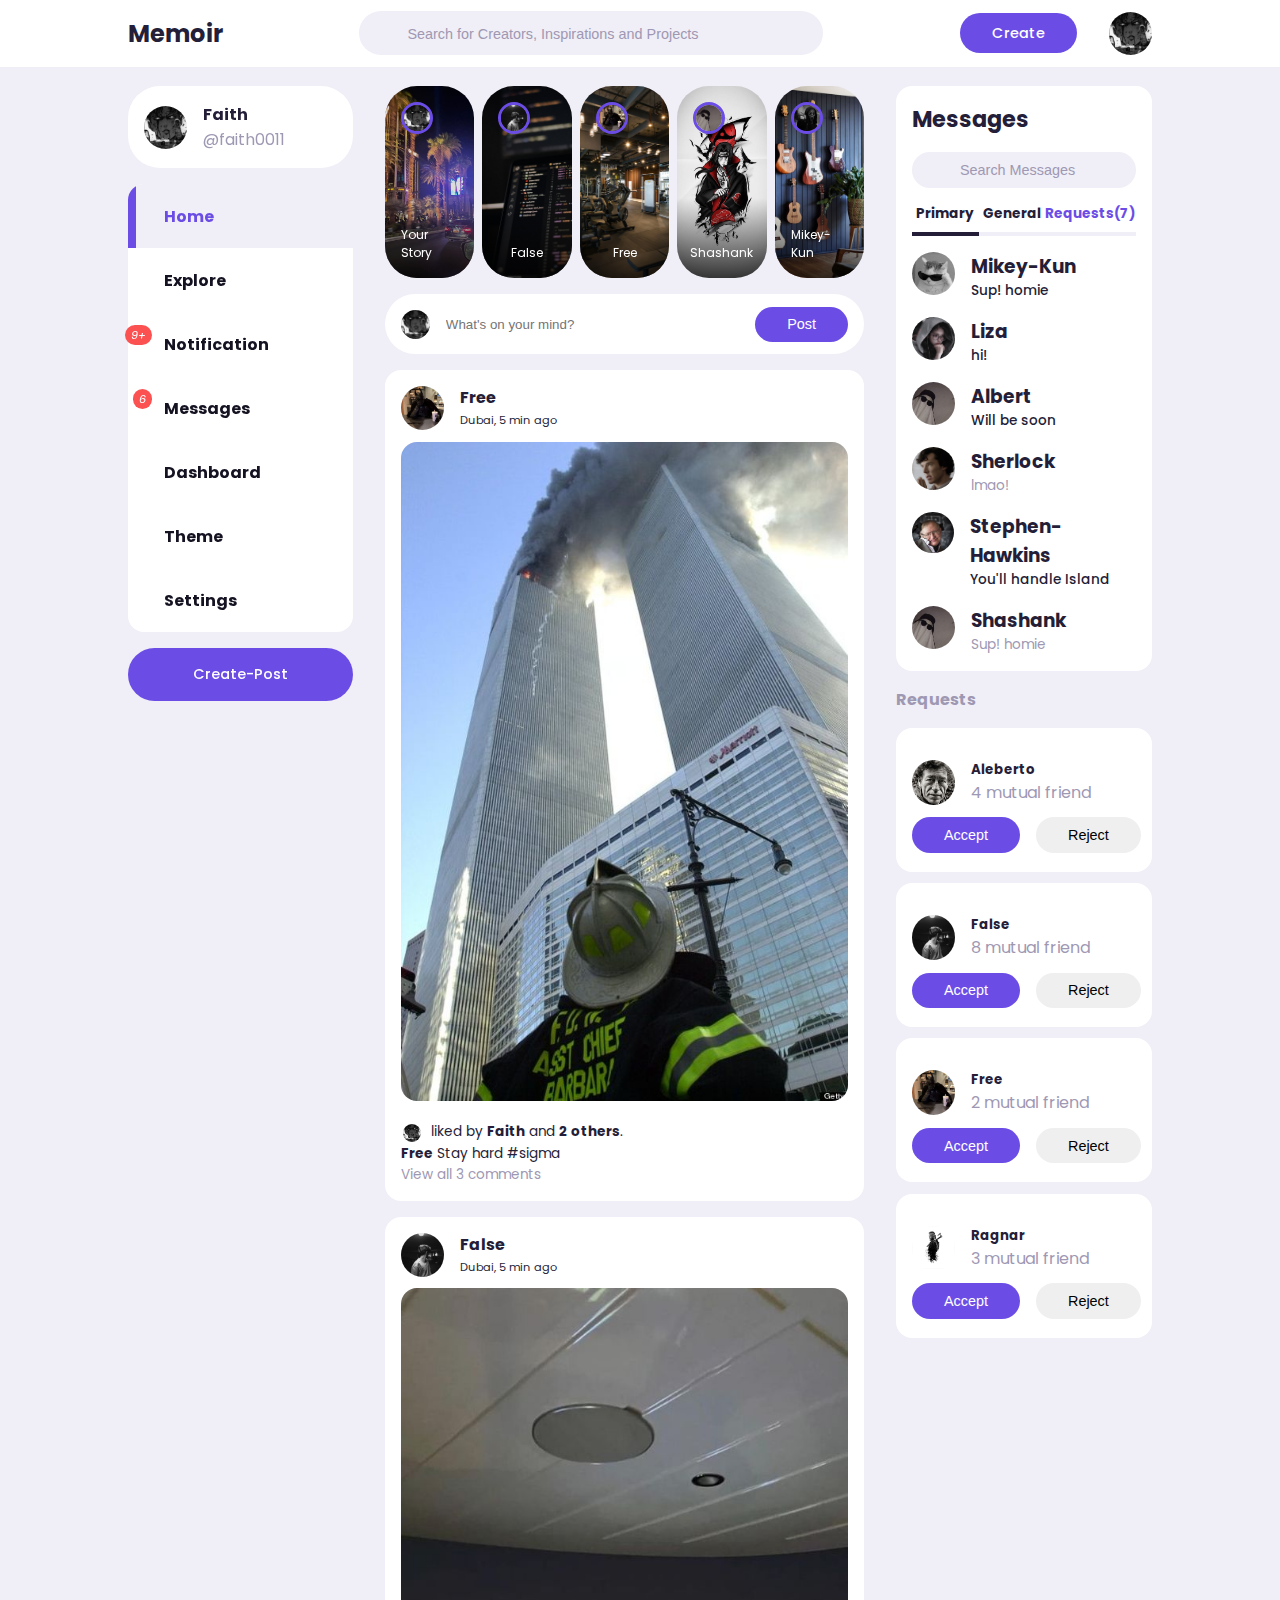
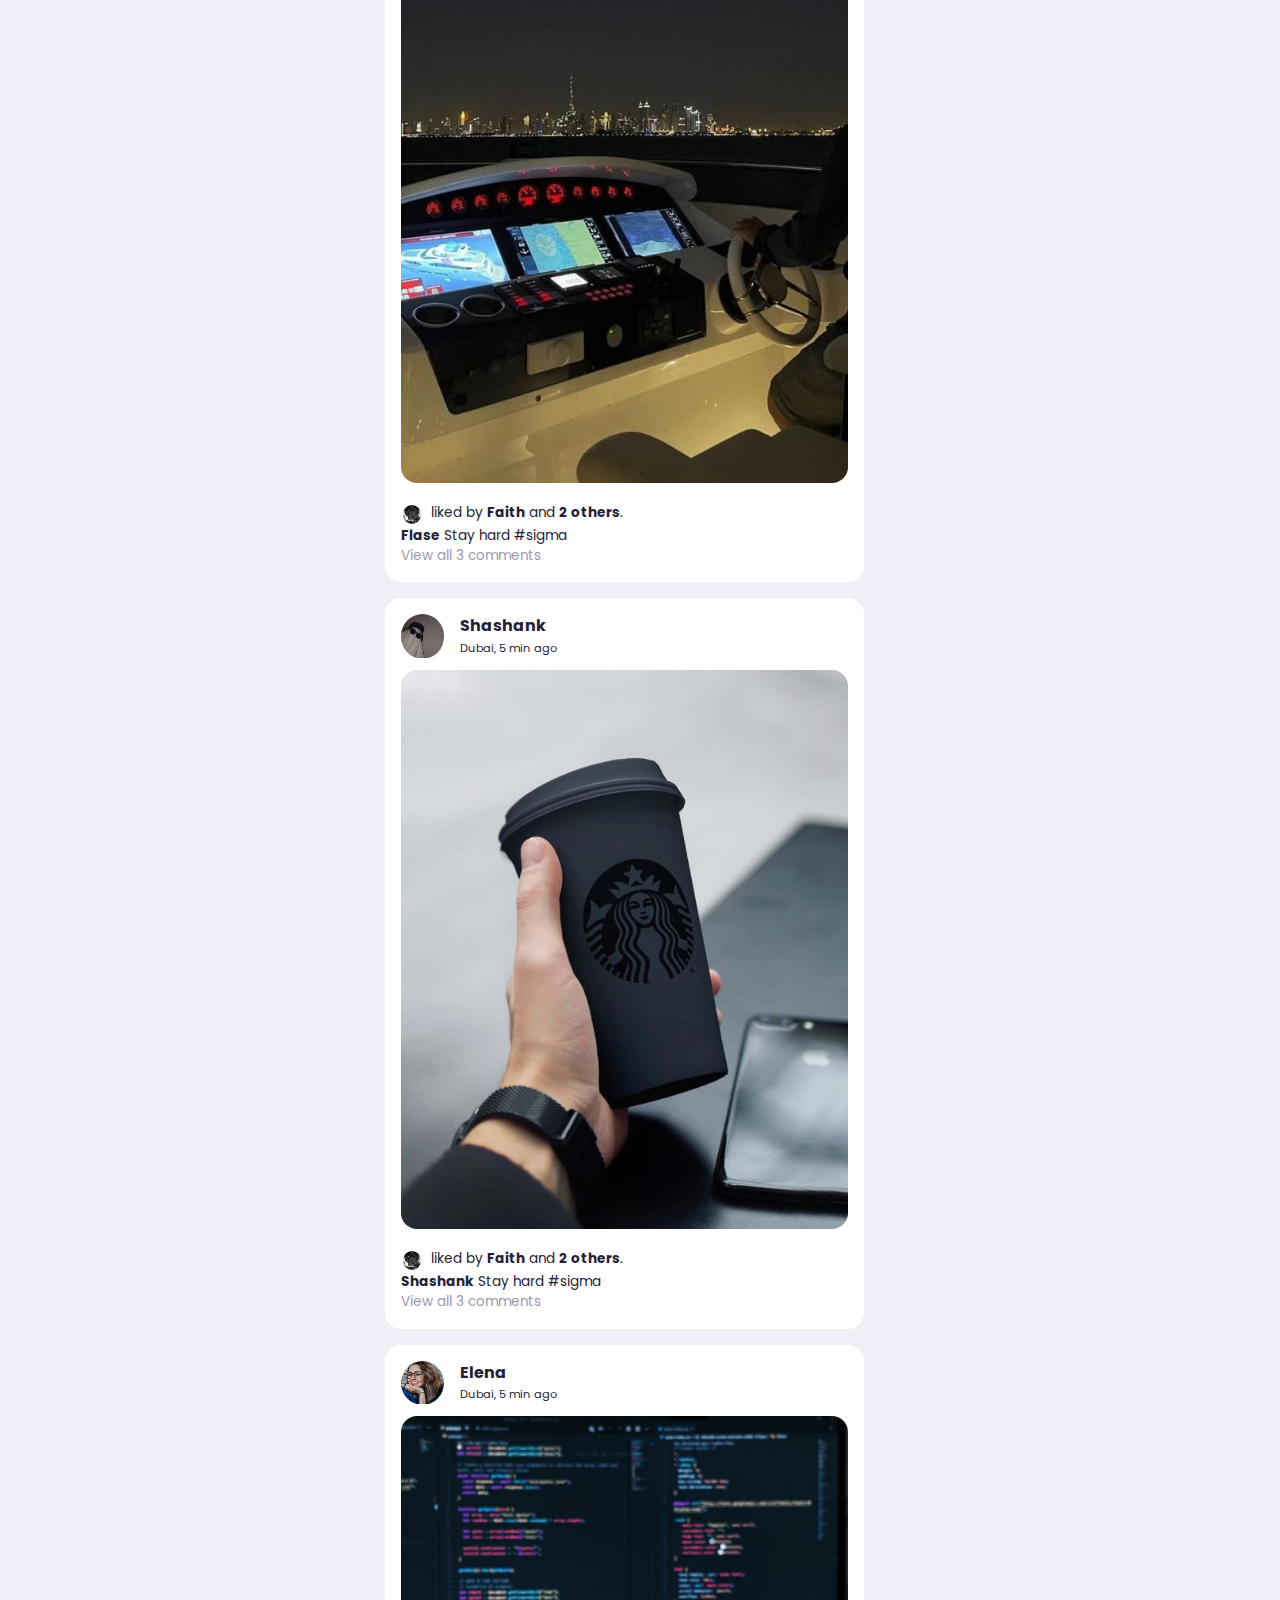
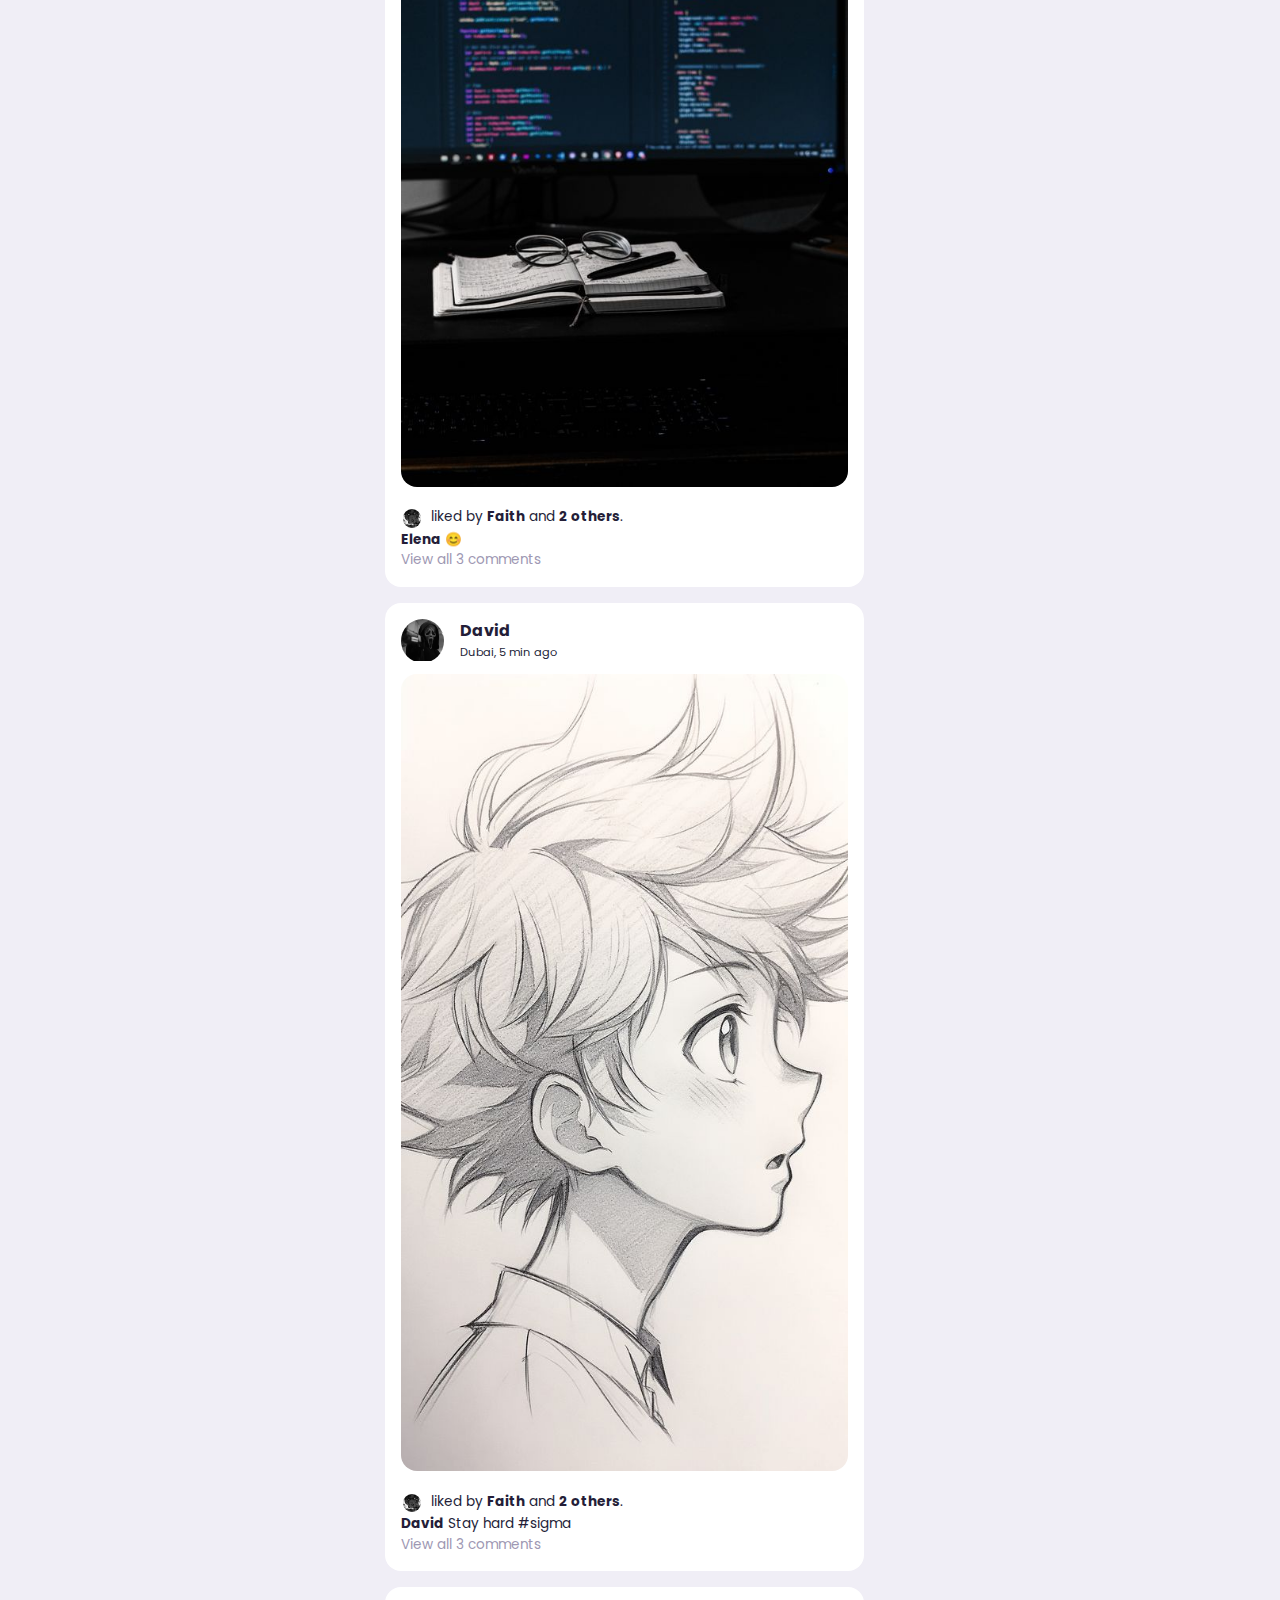
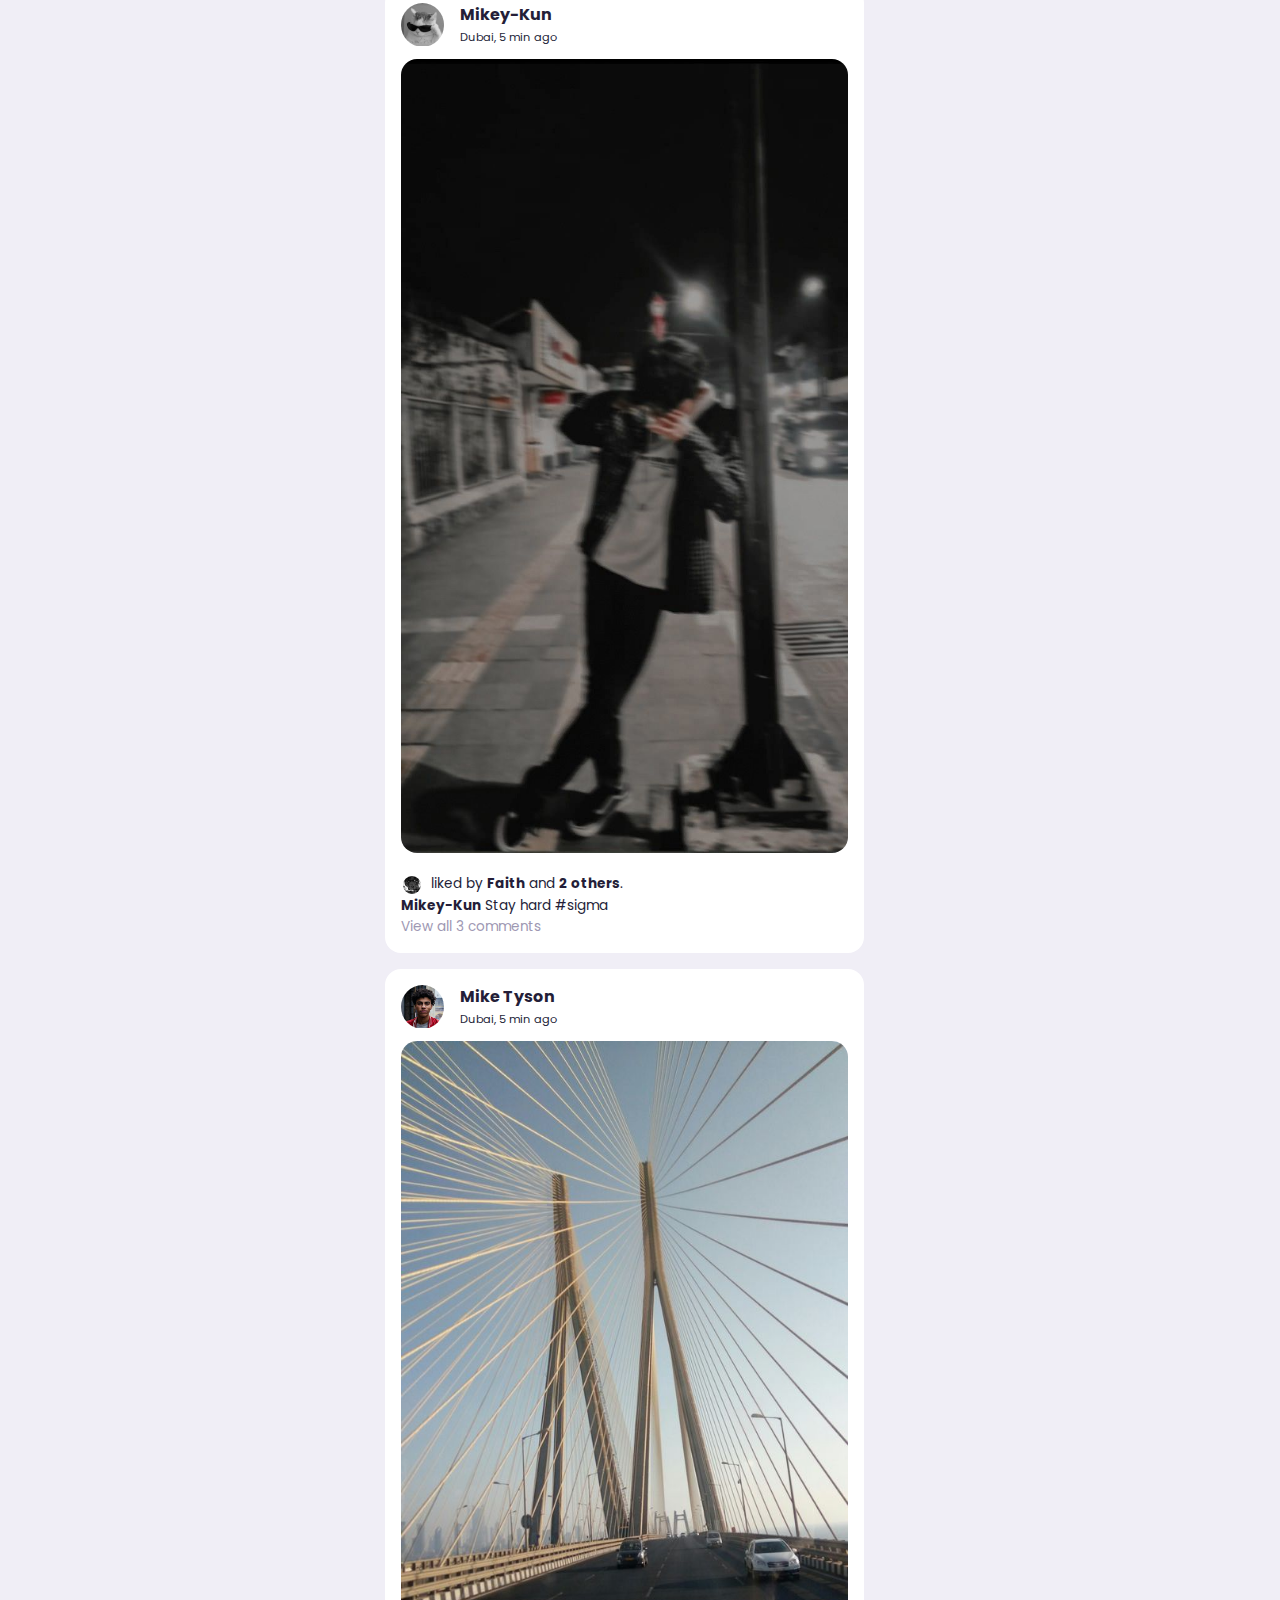
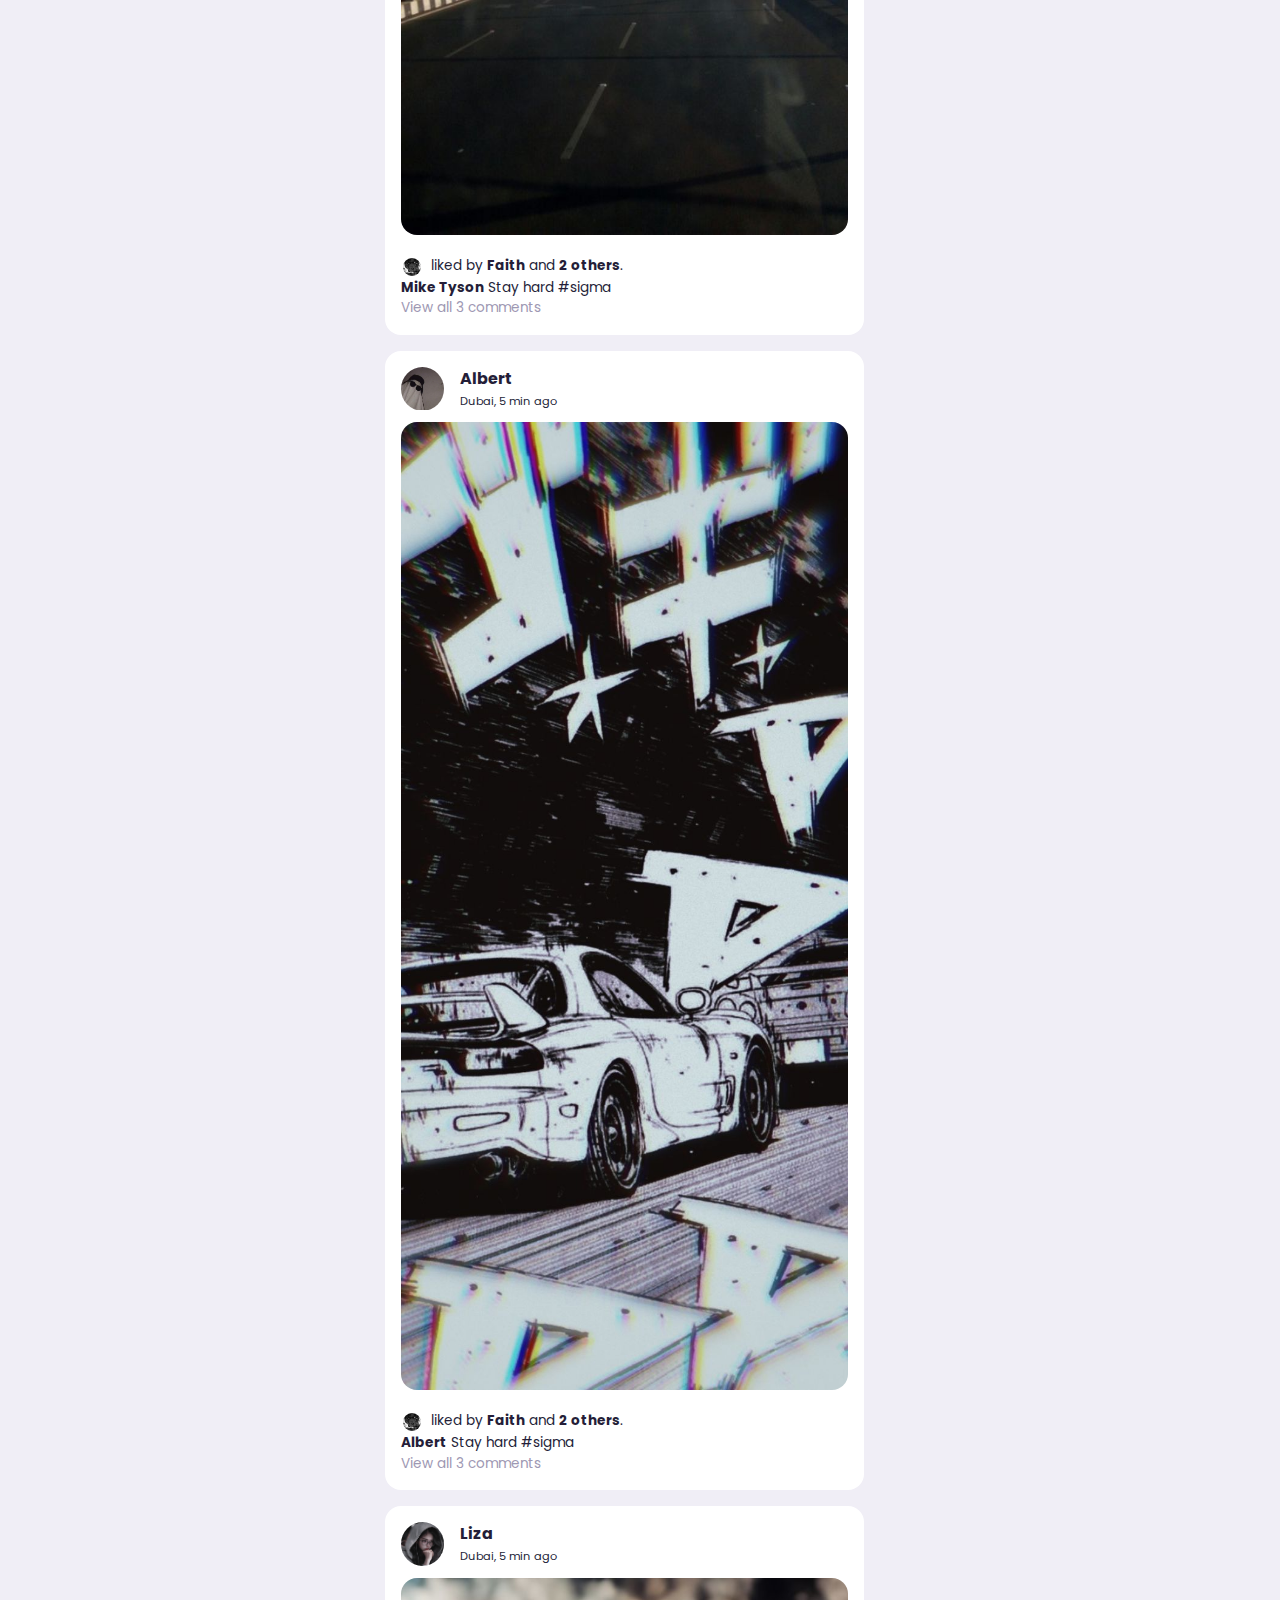
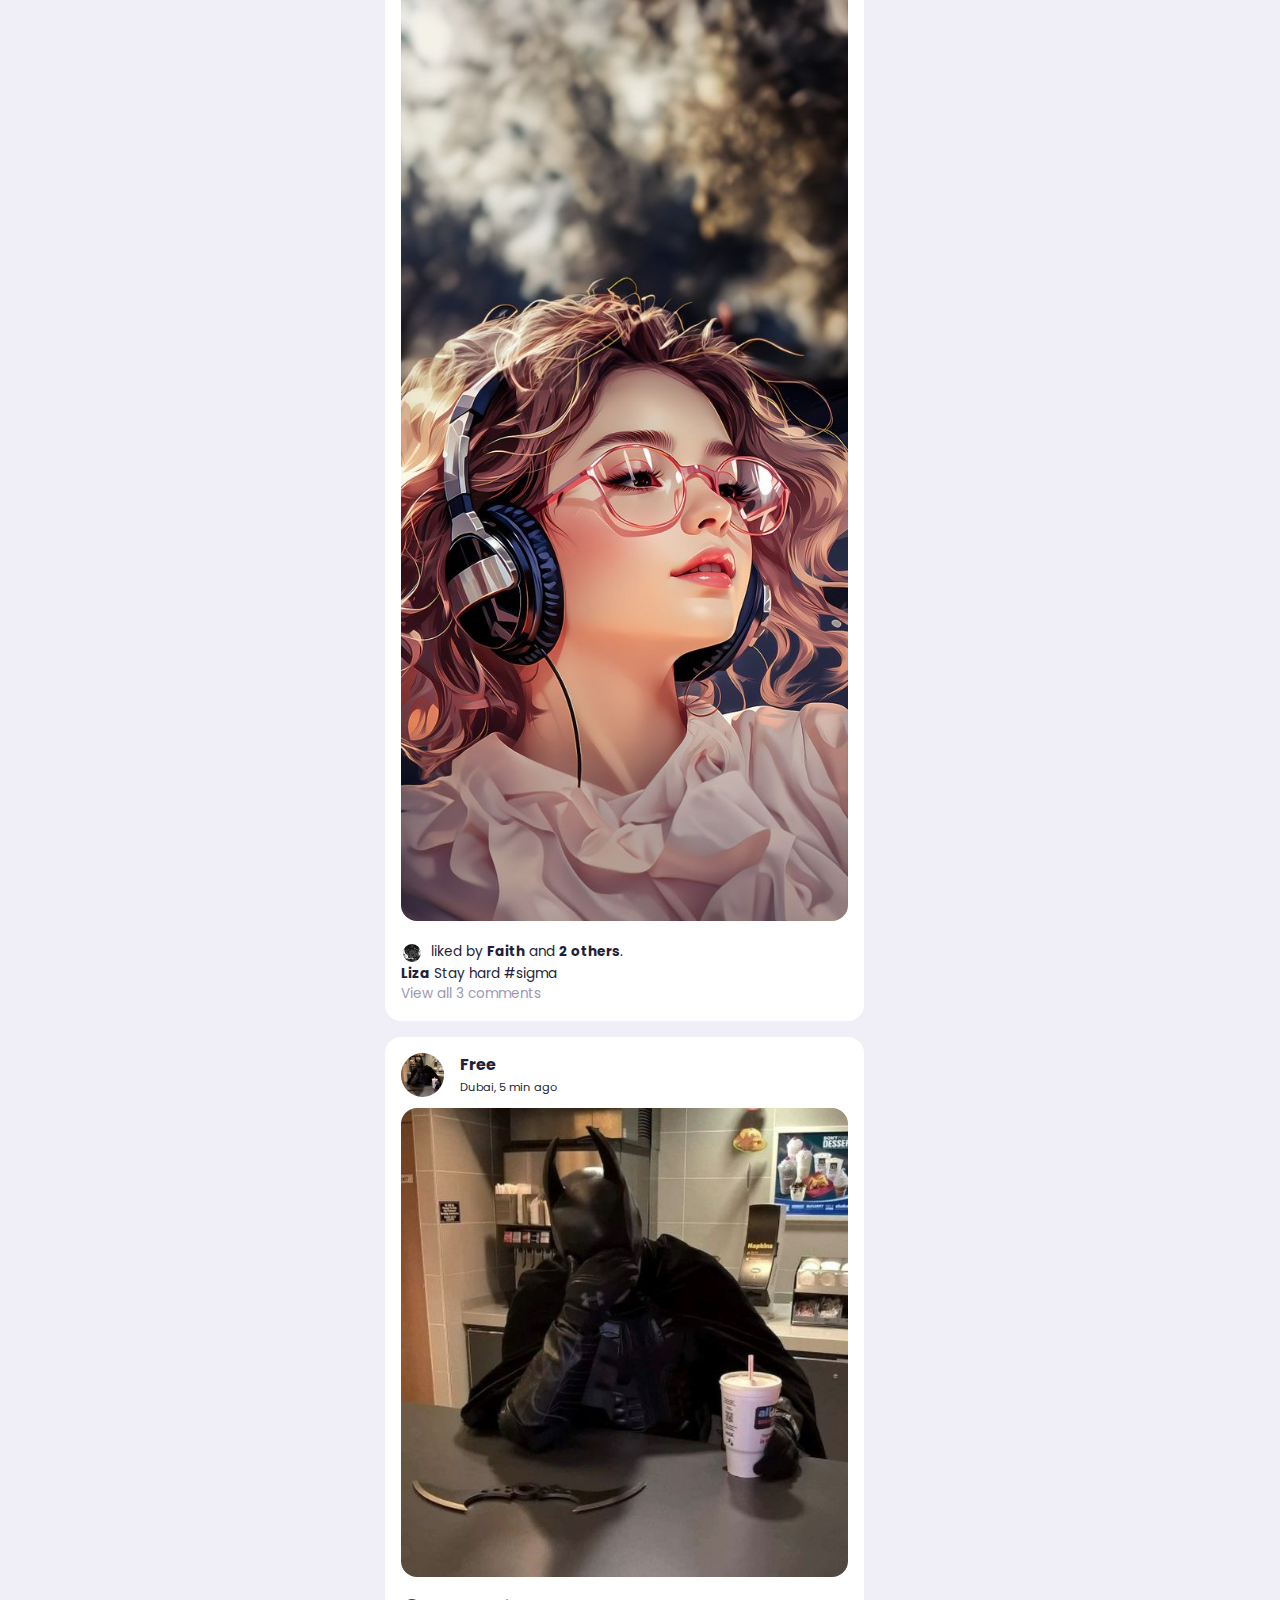
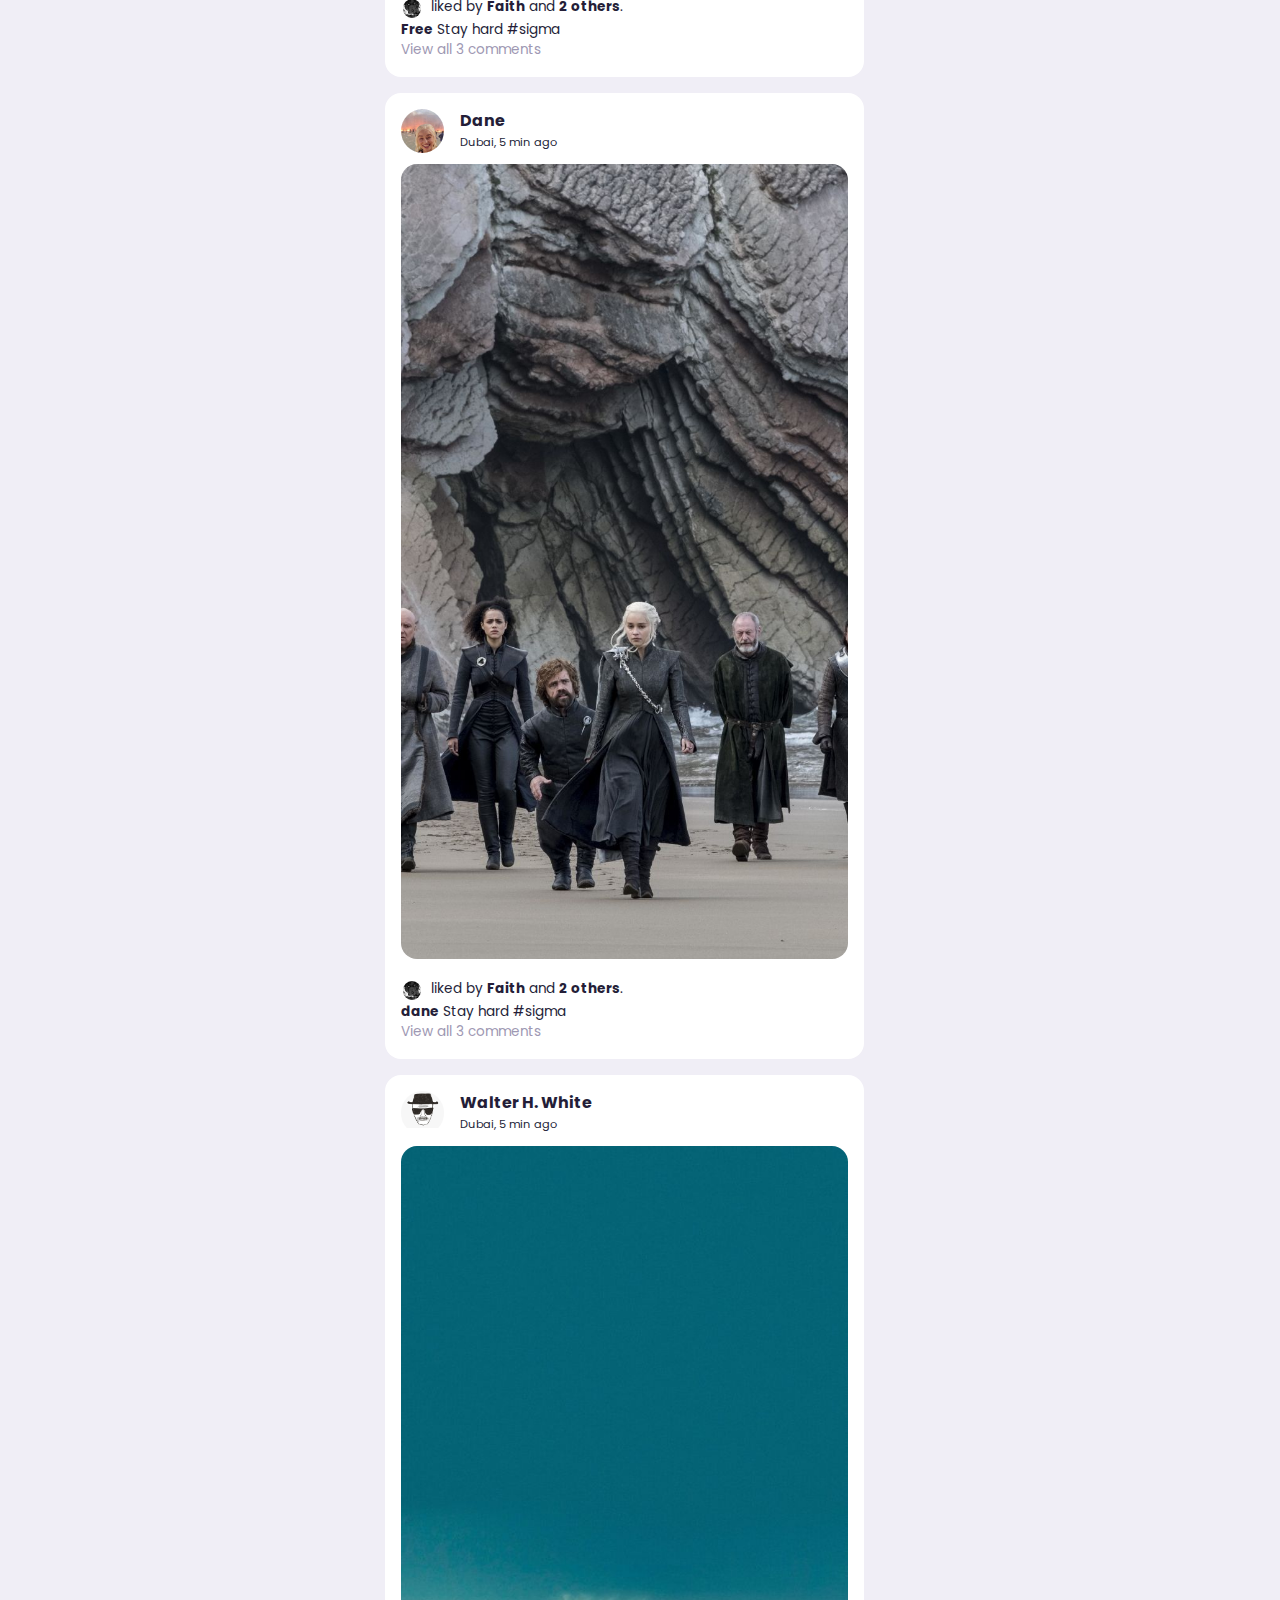
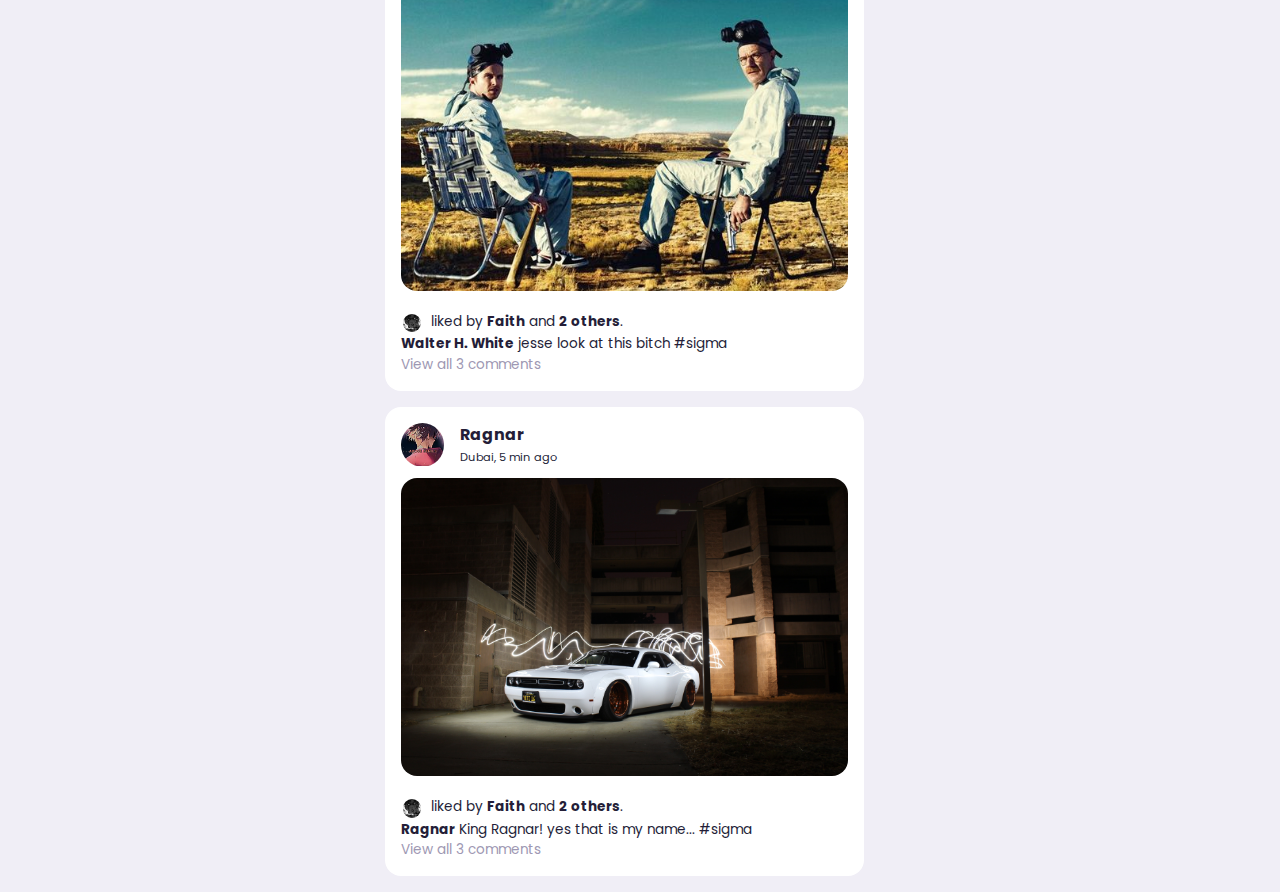
<file: html/main.html>
<!DOCTYPE html>
<html lang="en">
<head>
    <meta charset="UTF-8">
    <meta name="viewport" content="width=device-width, initial-scale=0.79, maximum-scale=1.0, user-scalable=0">

    <title>Memoir-The Social Media Web</title>
    <link rel="stylesheet" href="https://unicons.iconscout.com/release/v4.0.8/css/line.css">
    <link rel="stylesheet" href="../css/style.css">
</head>
<body id="body">
    <nav id="navbar" onclick="">
        <div class="container">
            <h2 class="log" id="logo">
                Memoir
            </h2>
            <div class="search-bar" id="searchbar">
                <i class="uil uil-search"></i>
                <input type="search" placeholder="Search for Creators, Inspirations and Projects">
            </div>
            <div class="create">
                <label for="create-post" class="btn btn-primary">Create</label>
                <div class="profile-picture">
                    <a href="./user.html">
                        <img src="./images/profile.png" alt="profile-picture">
                    </a>
                </div>
            </div>
        </div>
    </nav>
    
    <main>
        <div class="container">
            <div class="left">
                <a class="profile" id="profile">
                    <div class="profile-picture">
                        <img src="./images/profile.png" alt="profile-picture">
                    </div>
                    <div class="handle">
                        <h4>Faith</h4>
                        <p class="text-muted">
                            @faith0011
                        </p>
                    </div>
                </a>

                <div class="sidebar" id="sidebar">
                    <a class="menu-item active" onclick="home()" >
                        <span><i class="uil uil-home"></i></span><h3 id="tag1">Home</h3>
                    </a>
                    <a class="menu-item" onclick="explore23()">
                        <span ><i class="uil uil-compass"></i></span><h3 id="tag2">Explore</h3>
                    </a>
                    <a class="menu-item" id="notifications">
                        <span><i class="uil uil-bell"><small class="notification-count">9+</small></i></span><h3 id="tag3">Notification</h3>

                        <div class="notification-popup" id="popup">
                            <div>
                                <div class="profile-photo">
                                    <img class="profile-picture" src="./images/1.jpg" alt="">
                                    <div class="notification-body">
                                        <b>False</b> accepted your friend request.
                                        <small class="text-muted">2 days ago.</small>
                                    </div>
                                </div>
                            </div>
                            <div>
                                <div class="profile-photo">
                                    <img class="profile-picture" src="./images/2.png" alt="">
                                    <div class="notification-body">
                                        <b>False</b> commented on your post.
                                        <small class="text-muted">1 day ago.</small>
                                    </div>
                                </div>
                            </div>
                            <div>
                                <div class="profile-photo">
                                    <img class="profile-picture" src="./images/3.png" alt="">
                                    <div class="notification-body">
                                        <b>False</b> and <b>29 others</b> liked your post.
                                        <small class="text-muted">12 hours ago.</small>
                                    </div>
                                </div>
                            </div>
                            <div>
                                <div class="profile-photo">
                                    <img class="profile-picture" src="./images/4.png" alt="">
                                    <div class="notification-body">
                                        <b>False</b> mentioned you in a comment.
                                        <small class="text-muted">2 min ago.</small>
                                    </div>
                                </div>
                            </div>
                            <div>
                                <div class="profile-photo">
                                    <img class="profile-picture" src="./images/pexels-cesar-perez-733745.jpg" alt="">
                                    <div class="notification-body">
                                        <b>Free</b> reported your comment.
                                        <small class="text-muted">2 min ago.</small>
                                    </div>
                                </div>
                            </div>
                        </div>
                    </a>
                    <a class="menu-item" id="messages-notifications">
                        <span><i class="uil uil-envelope"><small class="notification-count">6</small></i></span><h3 id="tag4">Messages</h3>
                    </a>
                    <a href="./db.html" class="menu-item">
                        <span><i class="uil uil-bookmark"></i></span><h3 id="tag5">Dashboard</h3>
                    </a>
                    <a class="menu-item" id="Theme">
                        <span><i class="uil uil-palette"></i></span><h3 id="tag6">Theme</h3>
                    </a>
                    <a class="menu-item" onclick="settings()">
                        <span><i class="uil uil-setting"></i></span><h3 id="tag7">Settings</h3>
                    </a>
                    </div>

                    <label for="create-post" class="btn btn-primary">Create-Post</label>
            </div>
            <div class="middle">
                <div class="stories" id="stories">
                    <div class="story">
                        <div class="profile-picture">
                            <img src="./images/profile.png" alt="">
                        </div>
                        <p class="name">Your Story</p>
                    </div>
                    <div class="story">
                        <div class="profile-picture">
                            <img src="./images/false pfp.jpg" alt="">
                        </div>
                        <p class="name">False</p>
                    </div>
                    <div class="story">
                        <div class="profile-picture">
                            <img src="./images/free pfp.jpg" alt="">
                        </div>
                        <p class="name">Free</p>
                    </div>
                    <div class="story">
                        <div class="profile-picture">
                            <img src="./images/pfp1.jpg" alt="">
                        </div>
                        <p class="name">Shashank</p>
                    </div>
                    <div class="story">
                        <div class="profile-picture">
                            <img src="./images/pfp2.jpg" alt="">
                        </div>
                        <p class="name">Mikey-Kun</p>
                    </div>
                </div>
                <form action="" class="create-post" id="input">
                    <div class="profile-picture">
                        <img src="./images/profile.png" alt="">
                    </div>
                    <input type="text" placeholder="What's on your mind?" id="create-post">
                    <input type="button" value="Post" class="btn btn-primary" onclick="post()">
                </form>

                <div class="feeds">
                    <div class="feed" id="main-content">
                        <div class="head">
                            <div class="user">
                                <div class="profile-picture">
                                    <img src="./images/profile.png" alt="">
                                </div>
                                <div class="info">
                                    <h3>Faith</h3>
                                    <small>India, 2 min ago</small>
                                </div>
                            </div>
                            <span class="edit"><i class="uil uil-ellipsis-h"></i></span>
                        </div>
                        <div class="photo" id="content">
                            <!-- <img src="./images/Screenshot 2023-12-25 214137.png" alt=""> -->
                        </div>
                        <div class="action-button">
                            <div class="interactive-button">
                                <span id="liked1" onclick="liked1()"><i class="uil uil-heart"></i></span>
                                <span><i class="uil uil-comment-dots"></i></span>
                                <span><i class="uil uil-share-alt"></i></span>
                            </div>
                            <div class="bookmark">
                                <span><i class="uil uil-bookmark"></i></span>
                            </div>
                        </div>
                        <div class="liked-by">
                            <span>
                                <img src="./images/free pfp.jpg" alt="">
                                <img src="./images/profile.png" alt="">
                                <img src="./images/profile.png" alt="">
                            </span>
                            <p>liked by <b>Free</b> and <b>2 others</b>.</p>
                        </div>
                        <div class="caption">
                            <p><b>Free</b> Stay hard <span class="hash-tag">#sigma</span></p>
                        </div>
                        <div class="comments text-muted">View all 3 comments</div>
                    </div>
                    <div class="feed" id="feed2">
                        <div class="head">
                            <div class="user">
                                <div class="profile-picture">
                                    <img src="./images/free pfp.jpg" alt="">
                                </div>
                                <div class="info">
                                    <h3>Free</h3>
                                    <small>Dubai, 5 min ago</small>
                                </div>
                            </div>
                            <span class="edit"><i class="uil uil-ellipsis-h"></i></span>
                        </div>
                        <div class="photo">
                            <img src="./images/p2.jpg" alt="">
                        </div>
                        <div class="action-button">
                            <div class="interactive-button">
                                <span id="liked4" onclick="liked4()"><i class="uil uil-heart"></i></span>
                                <span><i class="uil uil-comment-dots"></i></span>
                                <span><i class="uil uil-share-alt"></i></span>
                            </div>
                            <div class="bookmark">
                                <span><i class="uil uil-bookmark"></i></span>
                            </div>
                        </div>
                        <div class="liked-by">
                            <span>
                                <img src="./images/profile.png" alt="">
                                <img src="./images/profile.png" alt="">
                                <img src="./images/profile.png" alt="">
                            </span>
                            <p>liked by <b>Faith</b> and <b>2 others</b>.</p>
                        </div>
                        <div class="caption">
                            <p><b>Free</b> Stay hard <span class="hash-tag">#sigma</span></p>
                        </div>
                        <div class="comments text-muted">View all 3 comments</div>
                    </div>
                    <div class="feed" id="feed3">
                        <div class="head">
                            <div class="user">
                                <div class="profile-picture">
                                    <img src="./images/false pfp.jpg" alt="">
                                </div>
                                <div class="info">
                                    <h3>False</h3>
                                    <small>Dubai, 5 min ago</small>
                                </div>
                            </div>
                            <span class="edit"><i class="uil uil-ellipsis-h"></i></span>
                        </div>
                        <div class="photo">
                            <img src="./images/p4.jpg" alt="">
                        </div>
                        <div class="action-button">
                            <div class="interactive-button">
                                <span id="liked2" onclick="liked2()"><i class="uil uil-heart"></i></span>
                                <span><i class="uil uil-comment-dots"></i></span>
                                <span><i class="uil uil-share-alt"></i></span>
                            </div>
                            <div class="bookmark">
                                <span><i class="uil uil-bookmark"></i></span>
                            </div>
                        </div>
                        <div class="liked-by">
                            <span>
                                <img src="./images/profile.png" alt="">
                                <img src="./images/profile.png" alt="">
                                <img src="./images/profile.png" alt="">
                            </span>
                            <p>liked by <b>Faith</b> and <b>2 others</b>.</p>
                        </div>
                        <div class="caption">
                            <p><b>Flase</b> Stay hard <span class="hash-tag">#sigma</span></p>
                        </div>
                        <div class="comments text-muted">View all 3 comments</div>
                    </div>

                    <div class="feed" id="feed4">
                        <div class="head">
                            <div class="user">
                                <div class="profile-picture">
                                    <img src="./images/pfp1.jpg" alt="">
                                </div>
                                <div class="info">
                                    <h3>Shashank</h3>
                                    <small>Dubai, 5 min ago</small>
                                </div>
                            </div>
                            <span class="edit"><i class="uil uil-ellipsis-h"></i></span>
                        </div>
                        <div class="photo">
                            <img src="./images/p1.jpg" alt="">
                        </div>
                        <div class="action-button">
                            <div class="interactive-button">
                                <span id="liked3" onclick="liked3()"><i class="uil uil-heart"></i></span>
                                <span><i class="uil uil-comment-dots"></i></span>
                                <span><i class="uil uil-share-alt"></i></span>
                            </div>
                            <div class="bookmark">
                                <span><i class="uil uil-bookmark"></i></span>
                            </div>
                        </div>
                        <div class="liked-by">
                            <span>
                                <img src="./images/profile.png" alt="">
                                <img src="./images/profile.png" alt="">
                                <img src="./images/profile.png" alt="">
                            </span>
                            <p>liked by <b>Faith</b> and <b>2 others</b>.</p>
                        </div>
                        <div class="caption">
                            <p><b>Shashank</b> Stay hard <span class="hash-tag">#sigma</span></p>
                        </div>
                        <div class="comments text-muted">View all 3 comments</div>
                    </div>
                    <div class="feed" id="feed5">
                        <div class="head">
                            <div class="user">
                                <div class="profile-picture">
                                    <img src="./images/profile-3.jpg" alt="">
                                </div>
                                <div class="info">
                                    <h3>Elena</h3>
                                    <small>Dubai, 5 min ago</small>
                                </div>
                            </div>
                            <span class="edit"><i class="uil uil-ellipsis-h"></i></span>
                        </div>
                        <div class="photo">
                            <img src="./images/s3.jpg" alt="">
                        </div>
                        <div class="action-button">
                            <div class="interactive-button">
                                <span id="liked5" onclick="liked5()"><i class="uil uil-heart"></i></span>
                                <span><i class="uil uil-comment-dots"></i></span>
                                <span><i class="uil uil-share-alt"></i></span>
                            </div>
                            <div class="bookmark">
                                <span><i class="uil uil-bookmark"></i></span>
                            </div>
                        </div>
                        <div class="liked-by">
                            <span>
                                <img src="./images/profile.png" alt="">
                                <img src="./images/profile.png" alt="">
                                <img src="./images/profile.png" alt="">
                            </span>
                            <p>liked by <b>Faith</b> and <b>2 others</b>.</p>
                        </div>
                        <div class="caption">
                            <p><b>Elena</b> 😊 <span class="hash-tag"><div id="Coding"></div></span></p>
                        </div>
                        <div class="comments text-muted">View all 3 comments</div>
                    </div>
                    <div class="feed" id="feed6">
                        <div class="head">
                            <div class="user">
                                <div class="profile-picture">
                                    <img src="./images/pfp2.jpg" alt="">
                                </div>
                                <div class="info">
                                    <h3>David</h3>
                                    <small>Dubai, 5 min ago</small>
                                </div>
                            </div>
                            <span class="edit"><i class="uil uil-ellipsis-h"></i></span>
                        </div>
                        <div class="photo">
                            <img src="./images/p8.jpg" alt="">
                        </div>
                        <div class="action-button">
                            <div class="interactive-button">
                                <span id="liked6" onclick="liked6()"><i class="uil uil-heart"></i></span>
                                <span><i class="uil uil-comment-dots"></i></span>
                                <span><i class="uil uil-share-alt"></i></span>
                            </div>
                            <div class="bookmark">
                                <span><i class="uil uil-bookmark"></i></span>
                            </div>
                        </div>
                        <div class="liked-by">
                            <span>
                                <img src="./images/profile.png" alt="">
                                <img src="./images/profile.png" alt="">
                                <img src="./images/profile.png" alt="">
                            </span>
                            <p>liked by <b>Faith</b> and <b>2 others</b>.</p>
                        </div>
                        <div class="caption">
                            <p><b>David</b> Stay hard <span class="hash-tag">#sigma</span></p>
                        </div>
                        <div class="comments text-muted">View all 3 comments</div>
                    </div>
                    <div class="feed" id="feed7">
                        <div class="head">
                            <div class="user">
                                <div class="profile-picture">
                                    <img src="./images/pfp3.jpg" alt="">
                                </div>
                                <div class="info">
                                    <h3>Mikey-Kun</h3>
                                    <small>Dubai, 5 min ago</small>
                                </div>
                            </div>
                            <span class="edit"><i class="uil uil-ellipsis-h"></i></span>
                        </div>
                        <div class="photo">
                            <img src="./images/p9.jpg" alt="">
                        </div>
                        <div class="action-button">
                            <div class="interactive-button">
                                <span id="liked7" onclick="liked7()"><i class="uil uil-heart"></i></span>
                                <span><i class="uil uil-comment-dots"></i></span>
                                <span><i class="uil uil-share-alt"></i></span>
                            </div>
                            <div class="bookmark">
                                <span><i class="uil uil-bookmark"></i></span>
                            </div>
                        </div>
                        <div class="liked-by">
                            <span>
                                <img src="./images/profile.png" alt="">
                                <img src="./images/profile.png" alt="">
                                <img src="./images/profile.png" alt="">
                            </span>
                            <p>liked by <b>Faith</b> and <b>2 others</b>.</p>
                        </div>
                        <div class="caption">
                            <p><b>Mikey-Kun</b> Stay hard <span class="hash-tag">#sigma</span></p>
                        </div>
                        <div class="comments text-muted">View all 3 comments</div>
                    </div>
                    <div class="feed" id="feed8">
                        <div class="head">
                            <div class="user">
                                <div class="profile-picture">
                                    <img src="./images/profile-1.jpg" alt="">
                                </div>
                                <div class="info">
                                    <h3>Mike Tyson</h3>
                                    <small>Dubai, 5 min ago</small>
                                </div>
                            </div>
                            <span class="edit"><i class="uil uil-ellipsis-h"></i></span>
                        </div>
                        <div class="photo">
                            <img src="./images/p6.jpg" alt="">
                        </div>
                        <div class="action-button">
                            <div class="interactive-button">
                                <span id="liked8" onclick="liked8()"><i class="uil uil-heart"></i></span>
                                <span><i class="uil uil-comment-dots"></i></span>
                                <span><i class="uil uil-share-alt"></i></span>
                            </div>
                            <div class="bookmark">
                                <span><i class="uil uil-bookmark"></i></span>
                            </div>
                        </div>
                        <div class="liked-by">
                            <span>
                                <img src="./images/profile.png" alt="">
                                <img src="./images/profile.png" alt="">
                                <img src="./images/profile.png" alt="">
                            </span>
                            <p>liked by <b>Faith</b> and <b>2 others</b>.</p>
                        </div>
                        <div class="caption">
                            <p><b>Mike Tyson</b> Stay hard <span class="hash-tag">#sigma</span></p>
                        </div>
                        <div class="comments text-muted">View all 3 comments</div>
                    </div>
                    <div class="feed" id="feed9">
                        <div class="head">
                            <div class="user">
                                <div class="profile-picture">
                                    <img src="./images/pfp1.jpg" alt="">
                                </div>
                                <div class="info">
                                    <h3>Albert</h3>
                                    <small>Dubai, 5 min ago</small>
                                </div>
                            </div>
                            <span class="edit"><i class="uil uil-ellipsis-h"></i></span>
                        </div>
                        <div class="photo">
                            <img src="./images/p10.jpg" alt="">
                        </div>
                        <div class="action-button">
                            <div class="interactive-button">
                                <span id="liked9" onclick="liked9()"><i class="uil uil-heart"></i></span>
                                <span><i class="uil uil-comment-dots"></i></span>
                                <span><i class="uil uil-share-alt"></i></span>
                            </div>
                            <div class="bookmark">
                                <span><i class="uil uil-bookmark"></i></span>
                            </div>
                        </div>
                        <div class="liked-by">
                            <span>
                                <img src="./images/profile.png" alt="">
                                <img src="./images/profile.png" alt="">
                                <img src="./images/profile.png" alt="">
                            </span>
                            <p>liked by <b>Faith</b> and <b>2 others</b>.</p>
                        </div>
                        <div class="caption">
                            <p><b>Albert</b> Stay hard <span class="hash-tag">#sigma</span></p>
                        </div>
                        <div class="comments text-muted">View all 3 comments</div>
                    </div>
                    <div class="feed" id="feed10"> 
                        <div class="head">
                            <div class="user">
                                <div class="profile-picture">
                                    <img src="./images/lpost.jpg" alt="">
                                </div>
                                <div class="info">
                                    <h3>Liza</h3>
                                    <small>Dubai, 5 min ago</small>
                                </div>
                            </div>
                            <span class="edit"><i class="uil uil-ellipsis-h"></i></span>
                        </div>
                        <div class="photo">
                            <img src="./images/lpfp.jpg" alt="">
                        </div>
                        <div class="action-button">
                            <div class="interactive-button">
                                <span id="liked10" onclick="liked10()"><i class="uil uil-heart"></i></span>
                                <span><i class="uil uil-comment-dots"></i></span>
                                <span><i class="uil uil-share-alt"></i></span>
                            </div>
                            <div class="bookmark">
                                <span><i class="uil uil-bookmark"></i></span>
                            </div>
                        </div>
                        <div class="liked-by">
                            <span>
                                <img src="./images/profile.png" alt="">
                                <img src="./images/profile.png" alt="">
                                <img src="./images/profile.png" alt="">
                            </span>
                            <p>liked by <b>Faith</b> and <b>2 others</b>.</p>
                        </div>
                        <div class="caption">
                            <p><b>Liza</b> Stay hard <span class="hash-tag">#sigma</span></p>
                        </div>
                        <div class="comments text-muted">View all 3 comments</div>
                    </div>
                    <div class="feed" id="feed11">
                        <div class="head">
                            <div class="user">
                                <div class="profile-picture">
                                    <img src="./images/free pfp.jpg" alt="">
                                </div>
                                <div class="info">
                                    <h3>Free</h3>
                                    <small>Dubai, 5 min ago</small>
                                </div>
                            </div>
                            <span class="edit"><i class="uil uil-ellipsis-h"></i></span>
                        </div>
                        <div class="photo">
                            <img src="./images/free pfp.jpg" alt="">
                        </div>
                        <div class="action-button">
                            <div class="interactive-button">
                                <span id="liked11" onclick="liked11()"><i class="uil uil-heart"></i></span>
                                <span><i class="uil uil-comment-dots"></i></span>
                                <span><i class="uil uil-share-alt"></i></span>
                            </div>
                            <div class="bookmark">
                                <span><i class="uil uil-bookmark"></i></span>
                            </div>
                        </div>
                        <div class="liked-by">
                            <span>
                                <img src="./images/profile.png" alt="">
                                <img src="./images/profile.png" alt="">
                                <img src="./images/profile.png" alt="">
                            </span>
                            <p>liked by <b>Faith</b> and <b>2 others</b>.</p>
                        </div>
                        <div class="caption">
                            <p><b>Free</b> Stay hard <span class="hash-tag">#sigma</span></p>
                        </div>
                        <div class="comments text-muted">View all 3 comments</div>
                    </div>
                    <div class="feed" id="feed12">
                        <div class="head">
                            <div class="user">
                                <div class="profile-picture">
                                    <img src="./images/danerious.jpg" alt="">
                                </div>
                                <div class="info">
                                    <h3>Dane</h3>
                                    <small>Dubai, 5 min ago</small>
                                </div>
                            </div>
                            <span class="edit"><i class="uil uil-ellipsis-h"></i></span>
                        </div>
                        <div class="photo">
                            <img src="./images/danerious post.jpg" alt="">
                        </div>
                        <div class="action-button">
                            <div class="interactive-button">
                                <span id="liked12" onclick="liked12()"><i class="uil uil-heart"></i></span>
                                <span><i class="uil uil-comment-dots"></i></span>
                                <span><i class="uil uil-share-alt"></i></span>
                            </div>
                            <div class="bookmark">
                                <span><i class="uil uil-bookmark"></i></span>
                            </div>
                        </div>
                        <div class="liked-by">
                            <span>
                                <img src="./images/profile.png" alt="">
                                <img src="./images/profile.png" alt="">
                                <img src="./images/profile.png" alt="">
                            </span>
                            <p>liked by <b>Faith</b> and <b>2 others</b>.</p>
                        </div>
                        <div class="caption">
                            <p><b>dane</b> Stay hard <span class="hash-tag">#sigma</span></p>
                        </div>
                        <div class="comments text-muted">View all 3 comments</div>
                    </div>
                    <div class="feed" id="feed13">
                        <div class="head">
                            <div class="user">
                                <div class="profile-picture">
                                    <img src="./images/walter.jpg">
                                </div>
                                <div class="info">
                                    <h3>Walter H. White</h3>
                                    <small>Dubai, 5 min ago</small>
                                </div>
                            </div>
                            <span class="edit"><i class="uil uil-ellipsis-h"></i></span>
                        </div>
                        <div class="photo">
                            <img src="./images/walter psot.jpg" alt="">
                        </div>
                        <div class="action-button">
                            <div class="interactive-button">
                                <span id="liked13" onclick="liked13()"><i class="uil uil-heart"></i></span>
                                <span><i class="uil uil-comment-dots"></i></span>
                                <span><i class="uil uil-share-alt"></i></span>
                            </div>
                            <div class="bookmark">
                                <span><i class="uil uil-bookmark"></i></span>
                            </div>
                        </div>
                        <div class="liked-by">
                            <span>
                                <img src="./images/profile.png" alt="">
                                <img src="./images/profile.png" alt="">
                                <img src="./images/profile.png" alt="">
                            </span>
                            <p>liked by <b>Faith</b> and <b>2 others</b>.</p>
                        </div>
                        <div class="caption">
                            <p><b>Walter H. White</b> jesse look at this bitch <span class="hash-tag">#sigma</span></p>
                        </div>
                        <div class="comments text-muted">View all 3 comments</div>
                    </div>
                    <div class="feed" id="feed14">
                        <div class="head">
                            <div class="user">
                                <div class="profile-picture">
                                    <img src="./images/Screenshot 2023-12-25 214137.png" alt="">
                                </div>
                                <div class="info">
                                    <h3>Ragnar</h3>
                                    <small>Dubai, 5 min ago</small>
                                </div>
                            </div>
                            <span class="edit"><i class="uil uil-ellipsis-h"></i></span>
                        </div>
                        <div class="photo">
                            <img src="./images/pexels-cesar-perez-733745.jpg" alt="">
                        </div>
                        <div class="action-button">
                            <div class="interactive-button">
                                <span id="liked14" onclick="liked14()"><i class="uil uil-heart"></i></span>
                                <span><i class="uil uil-comment-dots"></i></span>
                                <span><i class="uil uil-share-alt"></i></span>
                            </div>
                            <div class="bookmark">
                                <span><i class="uil uil-bookmark"></i></span>
                            </div>
                        </div>
                        <div class="liked-by">
                            <span>
                                <img src="./images/profile.png" alt="">
                                <img src="./images/profile.png" alt="">
                                <img src="./images/profile.png" alt="">
                            </span>
                            <p>liked by <b>Faith</b> and <b>2 others</b>.</p>
                        </div>
                        <div class="caption">
                            <p><b>Ragnar</b> King Ragnar! yes that is my name... <span class="hash-tag">#sigma</span></p>
                        </div>
                        <div class="comments text-muted">View all 3 comments</div>
                    </div>
                </div>
            </div>
            <div class="right">
                <div class="messages" id="right">
                    <div class="heading">
                        <h4>Messages</h4>
                        <i class="uil uil-edit"></i>
                    </div>
                    <div class="search-bar" id="searchbar1">
                        <i class="uil uil-search"></i>
                        <input type="search" id="search-message" placeholder="Search Messages">
                    </div>
                    <div class="categories">
                        <h6 id="primary" class="active" onclick="primary()">Primary</h6>
                        <h6 id="general" onclick="general()">General</h6>
                        <h6 id="request" class="message-requests" onclick="requests()">Requests(7)</h6>
                    </div>
                    <div id="msgs">
                        <div class="message">
                            <div class="profile-picture">
                                <img src="./images/pfp3.jpg" alt="">
                            </div>
                            <div class="message-body">
                                <h5>Mikey-Kun</h5>
                                <p class="text-bold">Sup! homie</p>
                            </div>
                        </div>
                        <div class="message">
                            <div class="profile-picture">
                                <img src="./images/lpost.jpg" alt="">
                            </div>
                            <div class="message-body">
                                <h5>Liza</h5>
                                <p class="text-bold">hi!</p>
                            </div>
                        </div>
                        <div class="message">
                            <div class="profile-picture">
                                <img src="./images/pfp1.jpg" alt="">
                            </div>
                            <div class="message-body">
                                <h5>Albert</h5>
                                <p class="text-bold">Will be soon</p>
                            </div>
                        </div>
                        <div class="message">
                            <div class="profile-picture">
                                <img src="./images/sherlock.jpg" alt="">
                            </div>
                            <div class="message-bold">
                                <h5>Sherlock</h5>
                                <p class="text-muted">lmao!</p>
                            </div>
                        </div>
                        <div class="message">
                            <div class="profile-picture">
                                <img src="./images/stephen.jpg" alt="">
                            </div>
                            <div class="message-body">
                                <h5>Stephen-Hawkins</h5>
                                <p class="text-bold">You'll handle Island</p>
                            </div>
                        </div>
                        <div class="message">
                            <div class="profile-picture">
                                <img src="./images/pfp1.jpg" alt="">
                            </div>
                            <div class="message-body">
                                <h5>Shashank</h5>
                                <p class="text-muted">Sup! homie</p>
                            </div>
                        </div>
                    </div>
                    
                </div>
                <div class="friend-requests">
                    <h4>Requests</h4>
                    <div class="request" id="request1">
                        <div class="info">
                            <div class="boxi">
                                <div class="profile-picture">
                                    <img src="./images/alberto.jpg" alt="">
                                </div>
                                <div>
                                    <h5>Aleberto</h5>
                                    <p class="text-muted">
                                        4 mutual friend
                                    </p>
                                </div>

                            </div>
                            <div class="boton">
                                <div class="action">
                                    <button class="btn btn-primary" onclick="accept1()">Accept</button>
                                </div>
                                <div class="action">
                                    <button class="btn" onclick="reject1()">Reject</button>
                                </div>
                            </div>
                        </div>
                    </div>
                    <div class="request" id="request2">
                        <div class="info">
                            <div class="boxi">
                                <div class="profile-picture">
                                    <img src="./images/false pfp.jpg" alt="">
                                </div>
                                <div>
                                    <h5>False</h5>
                                    <p class="text-muted">
                                        8 mutual friend
                                    </p>
                                </div>

                            </div>
                            <div class="boton">
                                <div class="action">
                                    <button class="btn btn-primary" onclick="accept2()">Accept</button>
                                </div>
                                <div class="action">
                                    <button class="btn" onclick="reject2()">Reject</button>
                                </div>
                            </div>
                        </div>
                    </div>
                    <div class="request" id="request3">
                        <div class="info">
                            <div class="boxi">
                                <div class="profile-picture">
                                    <img src="./images/free pfp.jpg" alt="">
                                </div>
                                <div>
                                    <h5>Free</h5>
                                    <p class="text-muted">
                                        2 mutual friend
                                    </p>
                                </div>

                            </div>
                            <div class="boton">
                                <div class="action">
                                    <button class="btn btn-primary" onclick="accept3()">Accept</button>
                                </div>
                                <div class="action">
                                    <button class="btn" onclick="reject3()">Reject</button>
                                </div>
                            </div>
                        </div>
                    </div>
                    <div class="request" id="request4">
                        <div class="info">
                            <div class="boxi">
                                <div class="profile-picture">
                                    <img src="./images/ragnar.jpg" alt="">
                                </div>
                                <div>
                                    <h5>Ragnar</h5>
                                    <p class="text-muted">
                                        3 mutual friend
                                    </p>
                                </div>

                            </div>
                            <div class="boton">
                                <div class="action">
                                    <button class="btn btn-primary" onclick="accept4()">Accept</button>
                                </div>
                                <div class="action">
                                    <button class="btn" onclick="reject4()">Reject</button>
                                </div>
                            </div>
                        </div>
                    </div>
                </div>
            </div>
        </div>
    </main>

    <script src="../js/index.js"></script>
</body>
</html>
</file>
<file: css/style.css>
@import url('https://fonts.googleapis.com/css2?family=Poppins:ital,wght@0,100;0,200;0,300;0,400;0,500;0,600;0,700;0,800;0,900;1,100;1,200;1,300;1,400;1,500;1,600;1,700;1,800;1,900&display=swap');

:root{
    --color-dark: hsl(252,30%,17%);
    --color-white: hsl(252,30%,100%);
    --color-light: hsl(252,30%,95%);
    --color-gray: hsl(252,15%,65%);
    --color-primary: hsl(252,75%,60%);
    --color-secondary: hsl(252,100%,90%);
    --color-success: hsl(120,95%,65%);
    --color-danger: hsl(0,95%,65%);
    --color-black: hsl(252,30%,10%);

    --border-radius:2rem;
    --card-border-radius:1rem;
    --btn-padding:0.6rem 2rem;
    --search-padding:0.6rem 1rem;
    --card-padding:1rem;

    --sticky-top-left:5.4rem;
    --sticky-top-right:-18rem;
}
*,*::before,*::after{
    margin: 0;
    padding: 0;
    outline: 0;
    box-sizing: border-box;
    text-decoration: none;
    list-style: none;
    border: none;
}

body{
    font-family: Poppins,sans-serif;
    color:var(--color-dark);
    background: var(--color-light);
    overflow-x: hidden;
}

.container{
    width:80%;
    margin: 0 auto;
}

.profile-picture{
    width: 2.7rem;
    aspect-ratio: 1/1;
    border-radius: 50%;
    overflow: hidden;
}

img{
    display: block;
    width: 100%;
}

.btn{
    display: inline-block;
    padding: var(--btn-padding);
    font-weight: 500;
    border-radius: var(--border-radius);
    cursor: pointer;
    transition: all 300ms ease;
    font-size: 0.9rem;

}

.btn:hover{
    opacity: 0.8;
}

.btn-primary{
    background: var(--color-primary);
    color: white;
}


.text-bold{
    font-weight: 500;
}

.text-muted{
    color: var(--color-gray);
}

nav{
    width: 100%;
    background: var(--color-white);
    position: fixed;
    z-index: 10;
    padding: 0.7rem 0;
    top: 0;
}

nav .container{
    display: flex;
    align-items: center;
    justify-content: space-between;
}

.search-bar{
    background: var(--color-light);
    border-radius: var(--border-radius);
    padding: var(--btn-padding);
}

.search-bar input[type="search"] {
    background:transparent;
    width: 30vw;
    margin-left: 1rem;
    font-size: 0.9rem;
    color:var(--color-dark);

}

.search-bar input[type="search"]::placeholder{
    color: var(--color-gray);
}

nav .create{
    display: flex;
    align-items: center;
    gap:2rem;
}

main{
    position: absolute;
    top: 5.4rem;
}

main .container{
    display: grid;
    grid-template-columns: 25vh auto 20vw;
    position: relative;
    column-gap: 2rem;
}

main .container .left{
    height: max-content;
    position: sticky;
    top: var(--sticky-top-left);
}

main .container .left .profile{
    padding: var(--card-padding);
    background: var(--color-white);
    border-radius: var(--border-radius);
    display: flex;
    align-items: center;
    column-gap: 1rem;
    width: 100%;
}

.left .sidebar{
    background: var(--color-white);
    border-radius: var(--card-border-radius);
    margin-top: 1rem;
}

.left .sidebar .menu-item{
    display: flex;
    align-items: center;
    height: 4rem;
    cursor: pointer;
    transition: all 300ms ease;
    position: relative;
}

.left .sidebar .menu-item:hover{
    background: var(--color-light);
}

.left .sidebar i{
    font-size: 1.4rem;
    margin-left: 1.22rem;
    color:var(--color-gray);
    position: relative;
}

.left .sidebar i .notification-count{
    background: var(--color-danger);
    color: white;
    font-size: 0.7rem;
    width: fit-content;
    border-radius: 0.8rem;
    padding: 0.1rem 0.4rem;
    position: absolute;
    top: -0.2rem;
    right: -0.3rem;
}

.left .sidebar h3{
    margin-left: 1rem;
    font-size: 1rem;
    color: var(--color-black);
}

.left .sidebar .active{
    background-color: var(--color-light);
    /* color: #1c1d27; */
}

.left .sidebar .active i,.left .sidebar .active h3{
    color:var(--color-primary);
}

.left .sidebar .active::before{
    content: "";
    display: block;
    width: 0.5rem;
    height: 100%;
    position: absolute;
    background-color: var(--color-primary);
}

.left .sidebar .menu-item:first-child.active{
    border-top-left-radius: var(--card-border-radius);
    overflow: hidden;
}
.left .sidebar .menu-item:last-child.active{
    border-bottom-left-radius: var(--card-border-radius);
    overflow: hidden;
}

.left .btn{
    margin-top: 1rem;
    width: 100%;
    text-align: center;
    padding: 1rem 0;
}

.left .notification-popup{
    position: absolute;
    top: 0;
    left: 110%;
    width: 30rem;
    background-color: var(--color-white);
    border-radius: var(--card-border-radius);
    padding: var(--card-border-radius);
    box-shadow: 0 0 2rem hsl(--color-primary,75%, 60% 25%);
    display: none;
}

.left .notification-popup::before{
    content: "";
    width: 1.2rem;
    height: 1.2rem;
    display: block;
    background: var(--color-white);
    position: absolute;
    left:-0.6rem;
    transform: rotate(45deg);
}

.left .notification-popup > div{
    display: flex;
    align-items: start;
    gap: 1rem;
    margin-bottom: 1rem;
}

.left .notification-popup small{
    display: block;
}

.middle .stories{
    display: flex;
    justify-content: space-between;
    height: 12rem;
    gap: 0.5rem;
    /* overflow: scroll; */
    /* background: red; */
}

.middle .stories .story{
    padding: var(--card-padding);
    border-radius: var(--border-radius);
    display: flex;
    flex-direction: column;
    justify-content: space-between;
    align-items: center;
    color: white;
    font-size: 0.75rem;
    width: 100%;
    /* background: red; */
    position: relative;
    overflow: hidden;
}

.middle .stories .story::before{
    content: "";
    display: block;
    width: 100%;
    height: 5rem;
    background:linear-gradient(transparent,rgba(0,0,0,0.75));
    position: absolute;
    bottom: 0;
}
.middle .stories .story:hover{
    /* border: 2px solid white; */
    scale: 0.9;
    transition-duration: 250ms;
    cursor: pointer;
}
.middle .stories .story:not(:hover){
    transition-duration: 250ms;
}

.middle .stories .story .name{
    z-index: 2;
}

.middle .stories .story:nth-child(1){
    background: url("../html/images/s1.jpg")no-repeat center center/cover;
}
.middle .stories .story:nth-child(2){
    background: url("../html/images/p7.jpg")no-repeat center center/cover;
}
.middle .stories .story:nth-child(3){
    background: url("../html/images/s2.jpg")no-repeat center center/cover;
}
.middle .stories .story:nth-child(4){
    background: url("../html/images/s4.jpg")no-repeat center center/cover;
}
.middle .stories .story:nth-child(5){
    background: url("../html/images/s5.jpg")no-repeat center center/cover;
}
.middle .stories .story:nth-child(6){
    background: url("../html/images/s6.jpg")no-repeat center center/cover;
}

.middle .story .profile-picture{
    width: 2rem;
    height: 2rem;
    align-self: start;
    border: 3px solid var(--color-primary);
}

.middle .create-post{
    width: 100%;
    display: flex;
    align-items: center;
    justify-content: space-between;
    margin-top: 1rem;
    padding: 0.4rem var(--card-padding);
    background: var(--color-white);
    border-radius: var(--border-radius);

}

.middle .create-post input[type="text"]{
    justify-self: start;
    width: 100%;
    padding: 1rem;
    background: transparent;
    margin-right: 1rem;
    color: var(--color-dark);

}

.middle .feeds .feed{
    background: var(--color-white);
    border-radius: var(--card-border-radius);
    padding: var(--card-padding);
    margin: 1rem 0;
    font-size: 0.85rem;
    line-height: 1.5;
}

.middle .feed .head{
    display: flex;
    justify-content: space-between;
}

.middle .feed .user{
    display: flex;
    gap: 1rem;
}

.middle .feed .photo{
    border-radius: var(--card-border-radius);
    margin: 0.7rem 0;
    overflow: hidden;
}

.middle .feed .action-button{
    display: flex;
    justify-content: space-between;
    align-items: center;
    font-size: 1.4rem;
    margin: 0.6rem;
}

.middle .liked-by{
    display: flex;

}

.middle .liked-by span{
    width: 1.4rem;
    height: 1.4rem;
    display: block;
    border-radius: 50%;
    overflow: hidden;
    border: 2px solid var(--color-white);
    margin-left: -0.6rem;
}

.middle .liked-by span:first-child{
    margin: 0%;
}

.middle .liked-by p{
    margin-left: 0.5rem;
}

.main .container .right{
    height: max-content;
    position: sticky;
    top:var(--sticky-top-right);
    bottom: 0;
}

.right .messages{
    background: var(--color-white);
    border-radius: var(--card-border-radius);
    padding: var(--card-padding);
}

.right .messages .heading{
    display:flex;
    align-items: center;
    justify-content: space-between;
    margin-bottom: 1rem;
}

.right .messages{
    font-size: 1.4rem;
}

.right .messages .search-bar{
    display: flex;
    margin-bottom: 1rem;
}

.right .messages .categories{
    display: flex;
    justify-content: space-between;
    margin-bottom: 1rem;
    cursor: pointer;
}

.right .messages .categories h6{
    width: 100%;
    text-align: center;
    padding-bottom: 0.5rem;
    border-bottom: 4px solid var(--color-light);
    font-size: 0.85rem;
}

.right .messages .categories .active{
    border-bottom: 4px solid var(--color-dark);
}

.right .messages .categories .active1{
    border-bottom: 4px solid var(--color-primary);
}

.right .messages .message{
    display: flex;
    gap: 1rem;
    margin-bottom: 1rem;
    align-items: start;
}

.right .messages .message:last-child{
    margin: 0;
}

.right .messages .message p{
    font-size: 0.85rem;
}

.right .messages .message-requests{
    color:var(--color-primary);
}

.right .friend-requests{
    margin-top: 1rem;
}

.right .friend-requests h4{
    color: var(--color-gray);
    margin: 1rem 0;
}

.right .request{
    background: var(--color-white);
    padding: var(--card-padding);
    border-radius: var(--card-border-radius);
    margin-bottom: 0.7rem;
}

.right .request .info{
    /* display: flex; */
    gap:1rem;
    margin-bottom: 0.2rem;
    padding-top: 0.2rem ;
}

.right .boton{
    display: flex;
    gap: 1rem;
}

.boxi{
    display: flex;
    gap: 1rem;
    margin-bottom: 0.8rem;
    margin-top: 0.8rem;
}


@media screen and (max-width:1200px) {
    .container{
        width: 96%;
    }

    main .container{
        grid-template-columns: 5rem auto 30vw;
        gap:1rem;
    }

    .left{
        width: 4rem;
        z-index: 5;
    }

    main .container .left .profile{
        display: none;
    }

    .sidebar h3{
        display: none;
    }

    .left .btn{
        display:none;
    }
}

@media screen and (max-width:992px){
    nav .search-bar{
        display:none;
    }

    main .container{
        grid-template-columns: 0 auto 5rem;
        gap: 0;
    }

    main .container .left{
        grid-column:3/4;
        position: fixed;
        bottom: 0;
        right: 0;
    }

    .left .notification-popup{
        position: absolute;
        left: -20rem;
        width: 20rem;
    }

    .left .notification-popup::before{
        display: absolute;
        top: 1.3rem;
        left:calc(20rem-0.6rem);
        display: block;
    }

    main .container .left .sidebar > div h3{
        display: none;
    }

    main .container .middle{
        grid-column: 1/3;
    }

    main .container .right{
        display: none;
    }
}

#liked1{
    cursor: pointer;
}
#liked2{
    cursor: pointer;
}
#liked3{
    cursor: pointer;
}
#liked4{
    cursor: pointer;
}

#main-content{
    display: none;
}

.main-content{
    border-top: 1px solid var(--color-gray);
    border-bottom: 1px solid var(--color-gray);

    padding-left: 1rem;
}
</file>
<file: css/db.css>
@import url('https://fonts.googleapis.com/css2?family=Poppins:ital,wght@0,100;0,200;0,300;0,400;0,500;0,600;0,700;0,800;0,900;1,100;1,200;1,300;1,400;1,500;1,600;1,700;1,800;1,900&display=swap');

:root {

    --color-primary: #7380ec;
    --color-danger: #ff7782;
    --color-success: #41f5b6;
    --color-warning: #ffbb55;
    --color-white: #fff;
    --color-info-dark: #7d8da1;
    --color-info-light: #dce1eb;
    --color-dark: #363949;
    --color-light: rgba(132, 139, 200, 0.18);
    --color-primary-variant: #me88;
    --color-dark-variant: #677483;
    --color-background: #f6f6f9;
    --card-border-radius: 2rem;
    --border-radius-1: 0.4rem;
    --border-radius-2: 0.8rem;
    --border-radius-3: 1.2rem;
    --card-padding: 1.8rem;
    --padding-1: 1.2rem;
    --box-shadow: o 2rem 3rem var(--color-light);
    }


    /* - - - - - - - - - - - - - - - - DARK THEME VARIABLES - - - - - - - - - - - - - -  */
    .dark-theme-variables {
    --color-background: #181a1e;
    --color-white: #202528;
    --color-dark: #edeffd;
    --color-dark-variant:#a3bdcc;
    --color-light: rgba(0, 0, 0, 0.4);
    --box-shadow: 0 2rem 3rem var(--color-light);
    }
    

    * {
        margin: 0;
        padding: 0;
        outline: 0;
        appearance: none;
        border: 0;
        text-decoration: none;
        list-style: none;
        box-sizing: border-box;

    }

    
    html{
        font-size: 14px;
    }

    body{
        width: 100vw;
        height: 100vh;
        font-family: poppins, sans-serif;
        font-size: 0.88rem;
        background: var(--color-background);
        user-select: none;
        overflow-x: hidden;
        color: var(--color-dark);
    }

    .container{
        display: grid;
        width: 96%;
        margin: 0 auto;
        gap: 1.8rem;
        grid-template-columns: 14rem auto 23rem;
    }


    a{
        color: var(--color-dark);
    }


    img{
        display: block;
        width: 100%;
    }


    h1{
        font-weight: 800;
        font-size: 1.8rem;
    }


    h2{
        font-size: 1.4rem;
    }


    h3{
        font-size: 0.87rem;
    }


    h4{
        font-size: 0.8rem;
    }


    h5{
        font-size: 0.77rem;
    }


    small{
        font-size: 0.75rem;
    }


    .profile-photo{
        width: 2.8rem;
        height: 2.8rem;
        border-radius: 50%;
        overflow: hidden;
    }


    .text-muted{
        color: var(--color-info-dark);
    }


    p{
        color: var(--color-dark-variant)
    }


    b{
        color: var(--color-dark);
    }


    .primary{
        color: var(--color-primary);
    }


    .danger{
        color: var(--color-danger);
    }


    .success{
        color: var(--color-success);
    }


    .warning{
        color: var(--color-warning);
    }


    aside{
        height: 100vh;
    }


    aside .top{
        display: flex;
        align-items: center;
        justify-content: space-between;
        margin-top: 1.4rem;
    }


    aside .logo{
        display: flex;
        gap: 0.8rem;
    }


    aside .logo img{
        width: 2rem;
        height: 2rem;
    }


    aside .close{
        display: none;
    } 


/* = = = = = = = = = = = = = = = SIDEBAR = = = = = = = = = = = = = = = = = */


aside .sidebar{
    display: flex;
    flex-direction: column;
    height: 86vh;
    position: relative;
    top: 3rem;
}


aside h3{
    font-weight: 500;
}


aside .sidebar a{
    display: flex;
    color: var(--color-info-dark);
    margin-left: 2rem;
    gap: 1rem;
    align-items: center;
    position: relative;
    height: 3.7rem;
    transition: all 300ms ease;
}


aside .sidebar a span{
    font-size: 1.6rem;
    transition: all 300ms ease;
}


aside .sidebar a:last-child{
    position: absolute;
    bottom: 2rem;
    width: 100%;
}


aside .sidebar a.active{
    background: var(--color-light);
    color: var(--color-primary);
    margin-left: 0;
}


aside .sidebar a.active::before{
    content: "";
    width: 6px;
    height: 100%;
    background: var(--color-primary);
}


aside .sidebar a.active span{
    color: var(--color-primary);
    margin-left: calc(1rem - 3px);
}


aside .sidebar a:hover{
    color: var(--color-primary);
}


aside .sidebar a:hover span{
    margin-left: 1rem;
}


aside .sidebar .message-count{
    background: var(--color-danger);
    color: white;
    padding: 2px 10px;
    font-size: 11px;
    border-radius: var(--border-radius-1);
}


/* - - - - - - - - - - - - - - - - - - - - - MAIN - - - - - - - - - - - - - - - - - - - -  */

main{
    margin-top: 1.4rem;
}


main .date{
    display: inline-block;
    background: var(--color-light);
    border-radius: var(--border-radius-1);
    margin-top: 1rem;
    padding: 0.5rem 1.6rem;
}


main .date input[type="date"]{
    background: transparent;
    color: var(--color-dark);
}


main .insights{
    display: grid;
    grid-template-columns: repeat(3 , 1fr);
    gap: 1.6rem;
}


main .insights > div{
    background: var(--color-white);
    padding: var(--card-padding);
    border-radius: var(--card-border-radius);
    margin-top: 1rem;
    box-shadow: var(--box-shadow);
    transition: all 300ms ease;
}


main .insights > div:hover{
    box-shadow: none;
}


main .insights > div span{
    background: var(--color-primary);
    padding: 0.5rem;
    border-radius: 50%;
    color: var(--color-white);
    font-size: 2rem;
}


main .insights > div .expenses span{
    background: var(--color-danger);
}


main .insights > div .income span{
    background: var(--color-success);
}


main .insights > div .middle{
    display: flex;
    align-items: center;
    justify-content: space-between;
}


main .insights h3{
    margin: 1rem 0 0.6rem;
    font-size: 1rem;
}


main .insights .progress{
    position: relative;
    width: 92px;
    height: 92px;
    border-radius: 50%;
}


main .insights svg{
    width: 7rem;
    height: 7rem;
}


main .insights svg circle{
    fill: none;
    stroke: var(--color-primary);
    stroke-width: 14;
    stroke-linecap: round;
    transform: translate(5px, 5px);
}


main .insights .sales svg circle{
    stroke-dashoffset: -30;
    stroke-dasharray: 200;
}


main .insights .expenses svg circle{
    stroke-dashoffset: 20;
    stroke-dasharray: 80;
}


main .insights .income svg circle{
    stroke-dashoffset: 35;
    stroke-dasharray: 110;
}


main .insights .progress .number{
    position: absolute;
    top: 0;
    left: 0;
    height: 100%;
    width: 100%;
    display: flex;
    justify-content: center;
    align-items: center;
}


main .insights .small{
    margin-top: 1.3rem;
    display: block;
}


/* - - - - - - -  - - - - - -  - RECENT ORDERS - - - - - - - - - - - - - -  */


main .recent-orders {
    margin-top: 2rem;
}


main .recent-orders h2 {
    margin-bottom: 0.8rem;
}


main .recent-orders table {
    background: var(--color-white);
    width: 100%;
    border-radius: var(--card-border-radius);
    padding: var(--card-padding);
    text-align: center;
    box-shadow: var(--box-shadow);
    transition: all 300ms ease;
}


main .recent-orders table:hover {
    box-shadow: none;
}


main table tbody td {
    height: 2.8rem;
    border-bottom: 1px solid var(--color-light);
    color: var(--color-dark-variant);
}


main table tbody tr:last-child td{
    border: none;
}


main .recent-orders a{
    text-align: center;
    display: block;
    margin: 1rem auto;
    color: var(--color-primary);
}


/* - - - - - - - - - - - - - - - RIGHT - - - - - - - - - - - - - - - - -  */


.right {
    margin-top: 1.4rem;
}


.right .top {
    display: flex;
    justify-content: end;
    gap: 2rem;
}
    

.right .top button {
    display: none;
}
 
    
.right .theme-toggler {
    background: var(--color-light);
    display: flex;
    justify-content: space-between;
    align-items: center;
    height: 1.6rem;
    width: 4.2rem;
    cursor: pointer;
    border-radius: var(--border-radius-1);
}

.right .theme-toggler span{
    font-size: 1.2rem;
    width: 50%;
    height: 100%;
    display: flex;
    align-items: center;
    justify-content: center;
}


.active{
    background: var(--color-primary);
    color: white;
    border-radius: var(--border-radius-1);
}


.right .top .profile{
    display: flex;
    gap: 2rem;
    text-align: right;
}


/* - - - - - - - - - - - - - - - -  RECENT UPDATES - - - - - - - - - - - - - -   */


.right .recent-updates{
    margin-top: 1rem;
}


.right .recent-updates h2{
    margin-bottom: 0.8rem;
}


.right .recent-updates .updates{
    background: var(--color-white);
    padding: var(--card-padding);
    border-radius: var(--card-border-radius);
    box-shadow: var(--box-shadow);
    transition: all 300ms ease;
}


.right .recent-updates .updates:hover{
    box-shadow: none;
}


.right .recent-updates .updates .update{
    display: grid;
    grid-template-columns: 2.6rem auto;
    gap: 1rem;
    margin-bottom: 1rem;
}



/* - - - - - - - - - - - - - - - - - - - SALES ANALYTICS - - - - - - - - - - - - - - - - - - -  */

.right .sales-analytics{
    margin-top: 2rem;
}


.right .sales-analytics h2{
    margin-bottom: 0.8rem;
}


.right .sales-analytics .item{
    background: var(--color-white);
    display: flex;
    align-items: center;
    gap: 1rem;
    margin-bottom: 0.7rem;
    padding: 1.4rem var(--card-padding);
    border-radius: var(--border-radius-3);
    box-shadow: var(--box-shadow);
    transition: all 300ms ease;
}


.right .sales-analytics .item:hover{
    box-shadow: none;
}


.right .sales-analytics .item .right{
    display: flex;
    justify-content: space-between;
    align-items: start;
    margin: 0;
    width: 100%;
}


.right .sales-analytics .item .icon{
    padding: 0.6rem;
    color: var(--color-white);
    border-radius: 50%;
    background: var(--color-primary);
    display: flex;
}


.right .sales-analytics .item.offline .icon{
    background: var(--color-danger);
}


.right .sales-analytics .item.customers .icon{
    background: var(--color-success);
}


.right .sales-analytics .add-product{
    background-color: transparent;
    border: 2px dashed var(--color-primary);
    color: var(--color-primary);
    display: flex;
    align-items: center;
    justify-content: center;
}


.right .sales-analytics .add-product div{
    display: flex;
    align-items: center;
    gap: 0.6rem;
}


.right .sales-analytics .add-product div h3{
    font-weight: 600;
}


/* - - - - - - - - - - - - - - - - - - -  MEDIA QUERIES - - - - - - - - - - - - - - -  */


@media screen and (max-width: 1200px){
    .container {
        width: 94%;
        grid-template-columns: 7rem auto 23rem;
    }

    aside .logo h2{
        display: none;
    }

    aside .sidebar h3{
        display: none;
    }

    aside .sidebar a{
        width: 5.6rem;
    }

    aside .sidebar a:last-child{
        position: relative;
        margin-top: 1.8rem;
    }

    main .insights{
        grid-template-columns: 1fr;
        gap: 0;
    }


    main .recent-orders{
        width: 94%;
        position: absolute;
        left: 50%;
        transform: translateX(-50%);
        margin: 2rem 0 0 8.8rem;
    }


    main .recent-orders table{
        width: 83vw;
    }


    main table thead tr th:last-child,
    main table thead tr th:first-child{
        display: none;
    }

    main table tbody tr td:last-child,
    main table tbody tr td:first-child{
        display: none;
    }
}

.yash-right{
    display: flex;
    justify-content: space-between;
}

.flexi{
    display: flex;
    gap: 4rem;
}



/* - - - - - - - - - - - - - - - - - - -  MEDIA QUERIES - - - - - - - - - - - - - - -  */


@media screen and (max-width: 768px){
    .container{
        width: 100%;
        grid-template-columns: 1fr;
    }


    aside{
        position: fixed;
        left: -100%;
        background: var(--color-white);
        width: 18rem;
        z-index: 3;
        box-shadow: 1rem 3rem 4rem var(--color-light);
        height: 100vh;
        padding-right: var(--card-padding);
        display: none;
        animation: showMenu 400ms ease forwards;
    }

    @keyframes showMenu{
        to{
            left: 0;
        }
    }


    aside .logo{
        margin-left: 1rem;
    }

    aside .logo h2{
        display: inline;
    }

    aside .sidebar h3{
        display: inline;
    }

    aside .sidebar a{
        width: 100%;
        height: 3.4rem;
    }

    aside .sidebar a:last-child{
        position: absolute;
        bottom: 5rem;
    }

    aside .close{
        display: inline-block;
        cursor: pointer;
    }

    main{
        display: none;
        /* margin-top: 8rem; */
        padding: 0 1rem;
    }

    main .recent-orders{
        position: relative;
        margin: 3rem 0 0 0;
        width: 100%;
    }

    main .recent-orders table{
        width: 100%;
        margin: 0;
    }

    .right{
        /* margin-top: 1rem; */
        width: 94%;
        margin: 0 auto 4rem;
        padding-top: 1rem;

    }
    .yash-right{
        display: flex;
        justify-content:start;
        /* justify-content: space-between; */
        margin-top: 1rem;
        /* gap: 3rem; */
    }
    .flexi{
        margin-left: 10rem;
        display: flex;
        gap: 10rem;
        justify-content: space-between;
    }
    .right .top{
        /* position: fixed;
        top: 0;
        left: 0;
        align-items: center;
        padding: 0 0.8rem;
        height: 4.6rem;
        background: var(--color-white);
        width: 100%;
        margin: 0;
        z-index: 2;
        box-shadow:  0 1rem 1rem var(--color-light); */
    }

    .right .top .theme-toggler{
        width: 4.4rem;
        position: absolute;
        left: 66%;
    }

    .right .profile .info{
        display: none;

    }

    .right .top button{
        display: inline-block;
        background: transparent;
        cursor: pointer;
        color: var(--color-dark);
        position: absolute;
        left: 1rem;
    }

    .right .top button span{
        font-size: 2rem;
    }
}


.info1{
    margin-left: -2rem;
    display: flex;
    flex-direction: column;
    justify-items: center;
}

.dark-theme{
    color: white;
}
</file>
